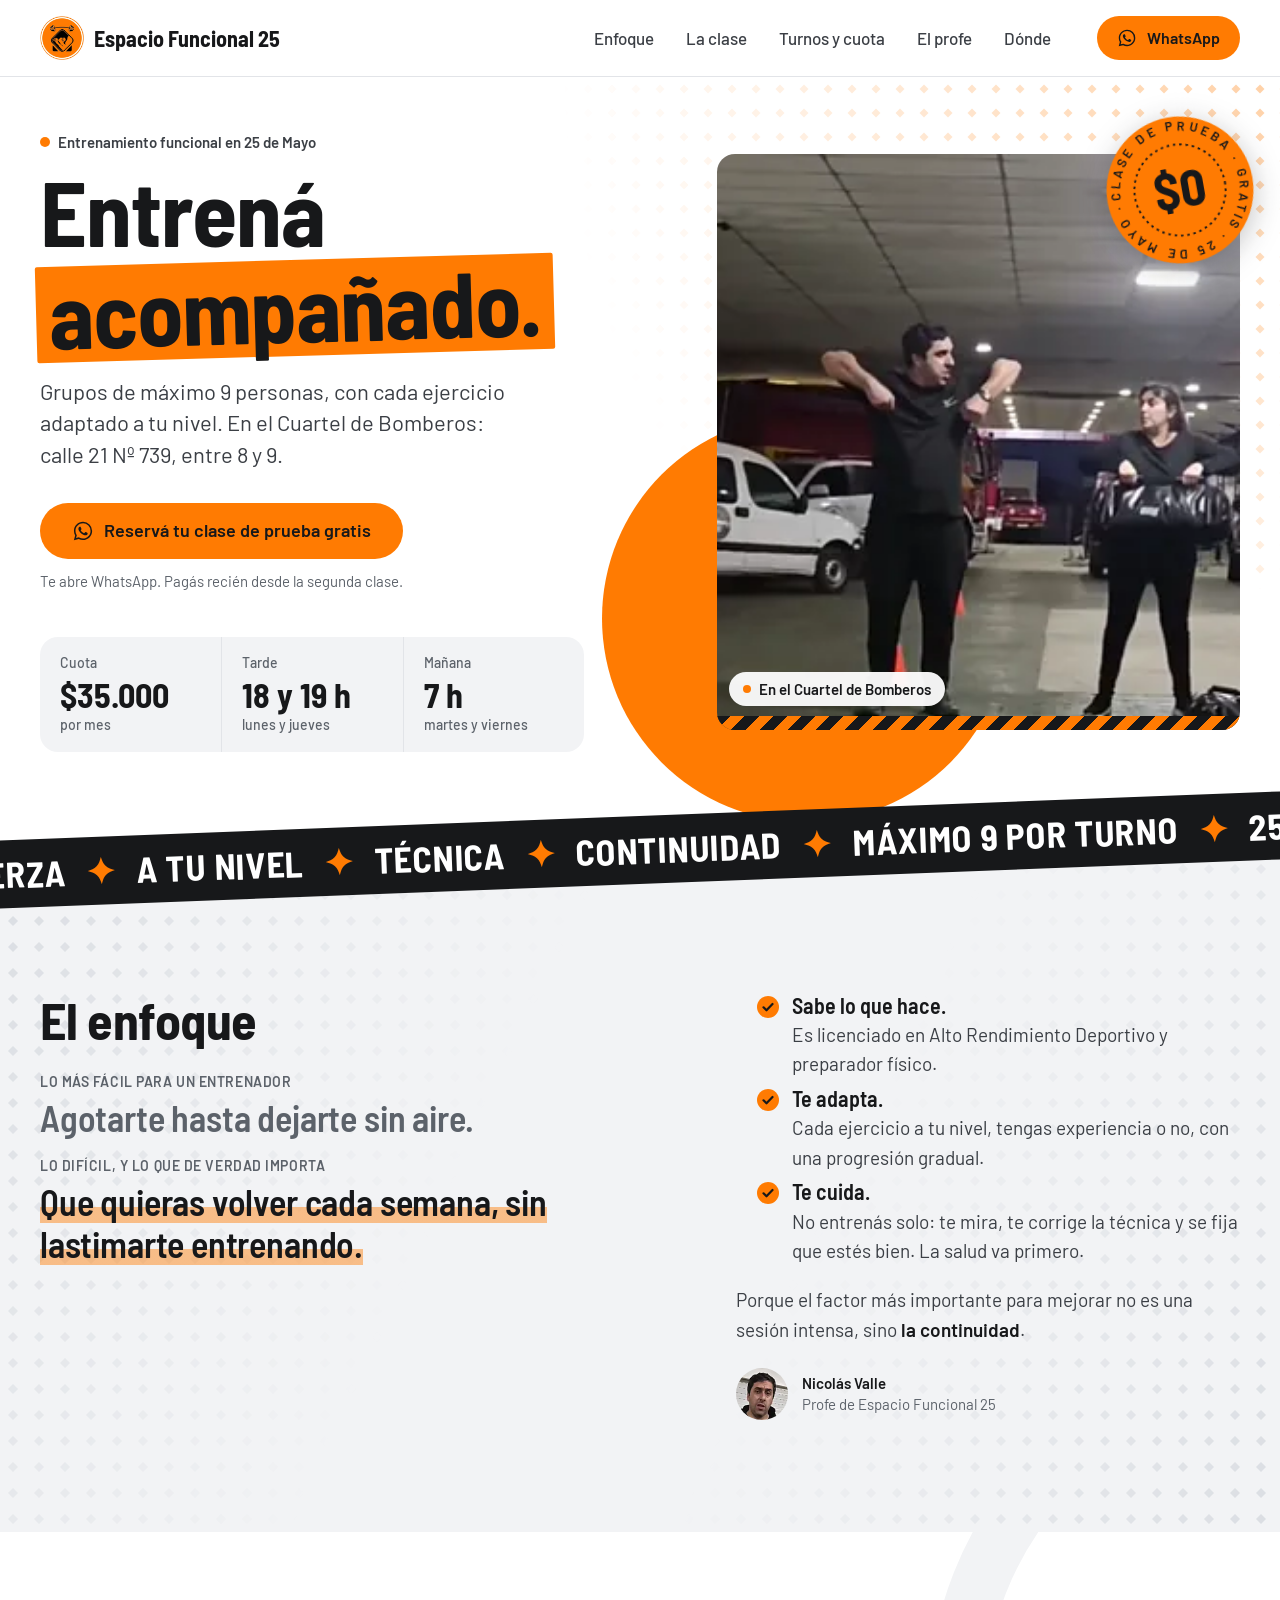
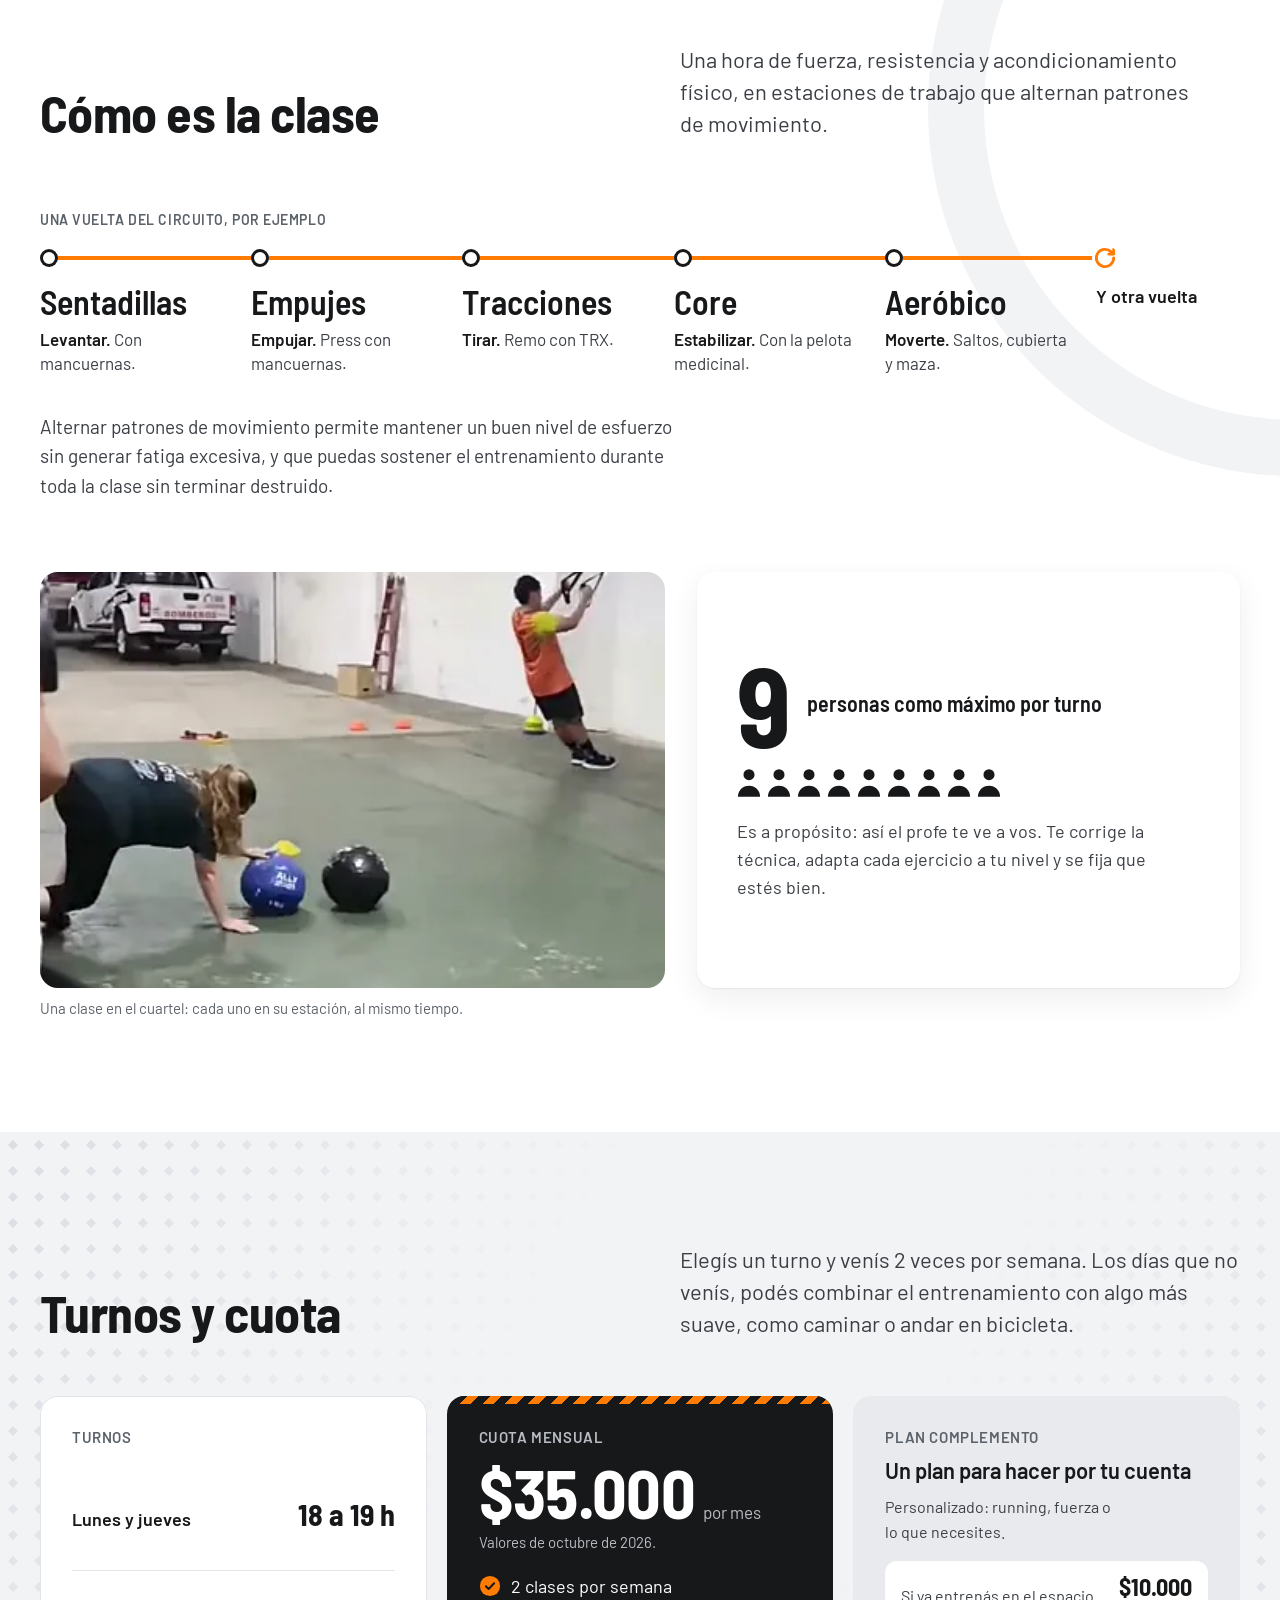
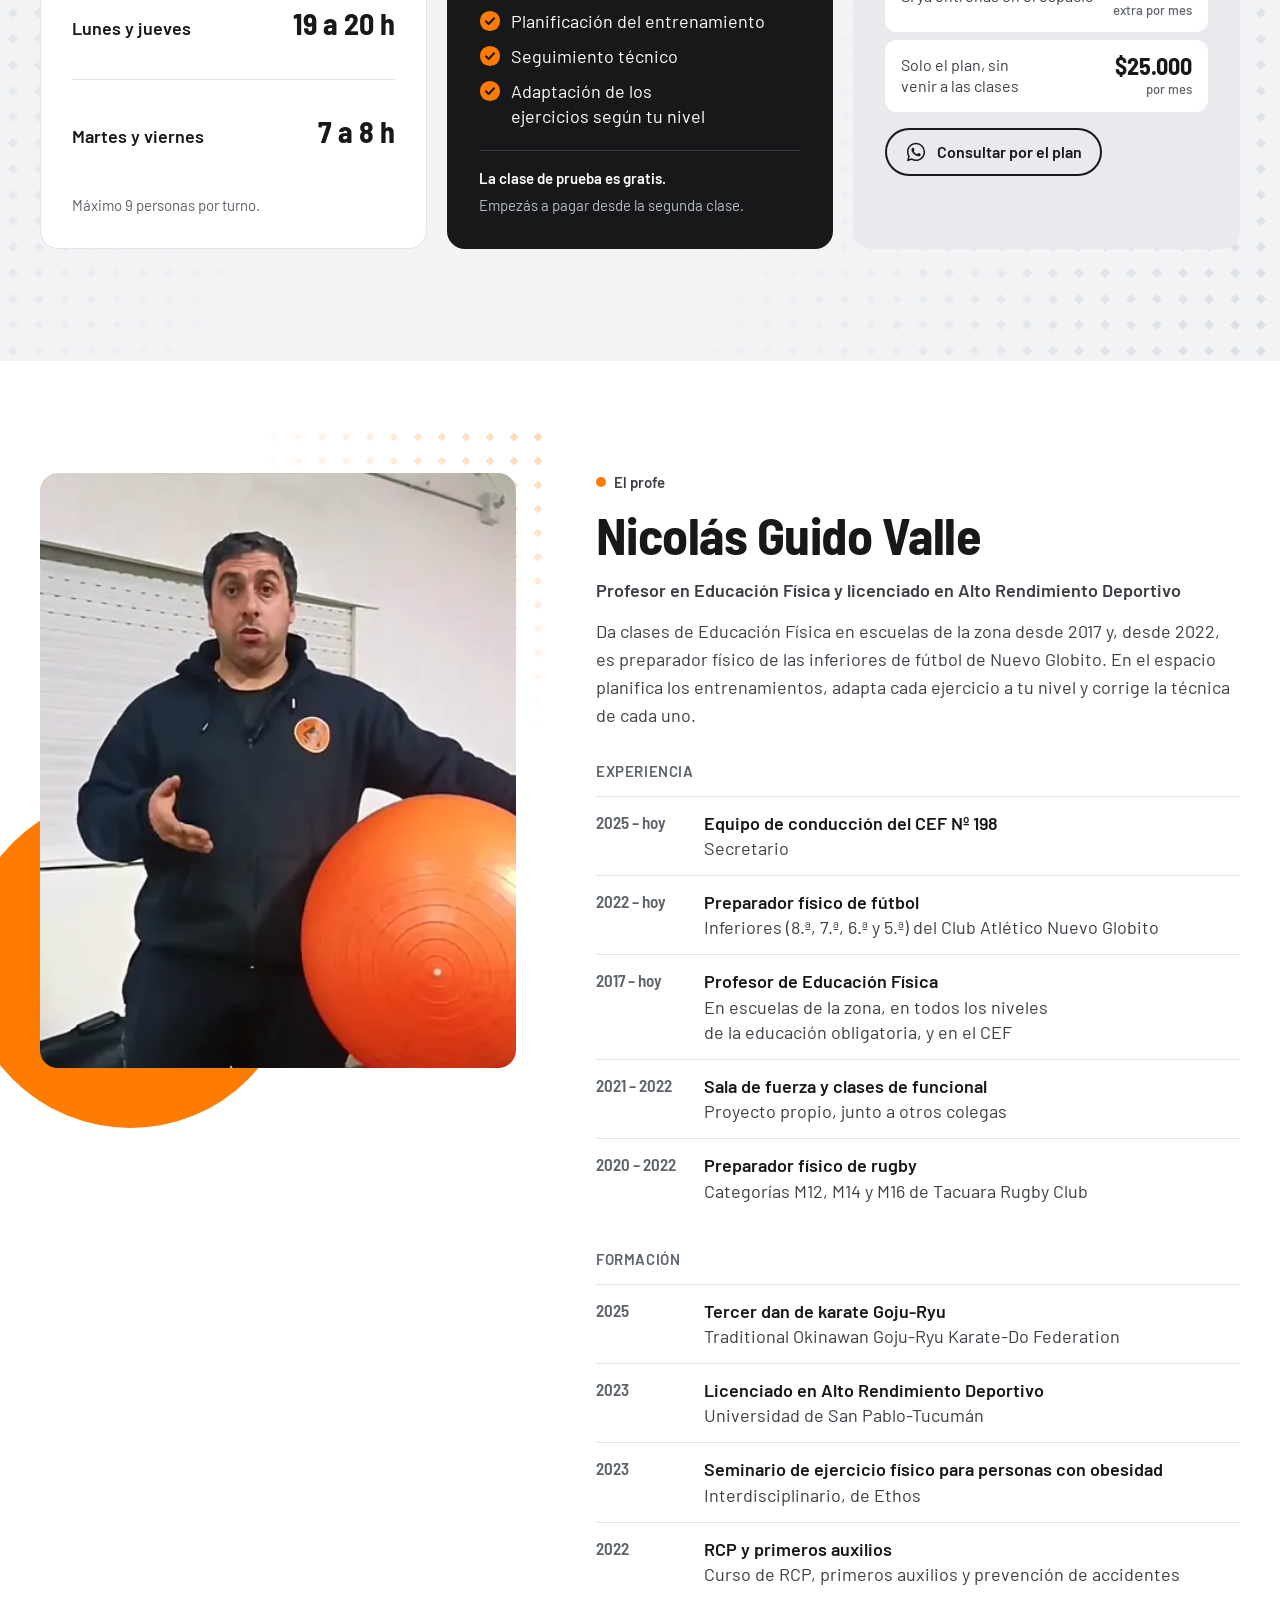
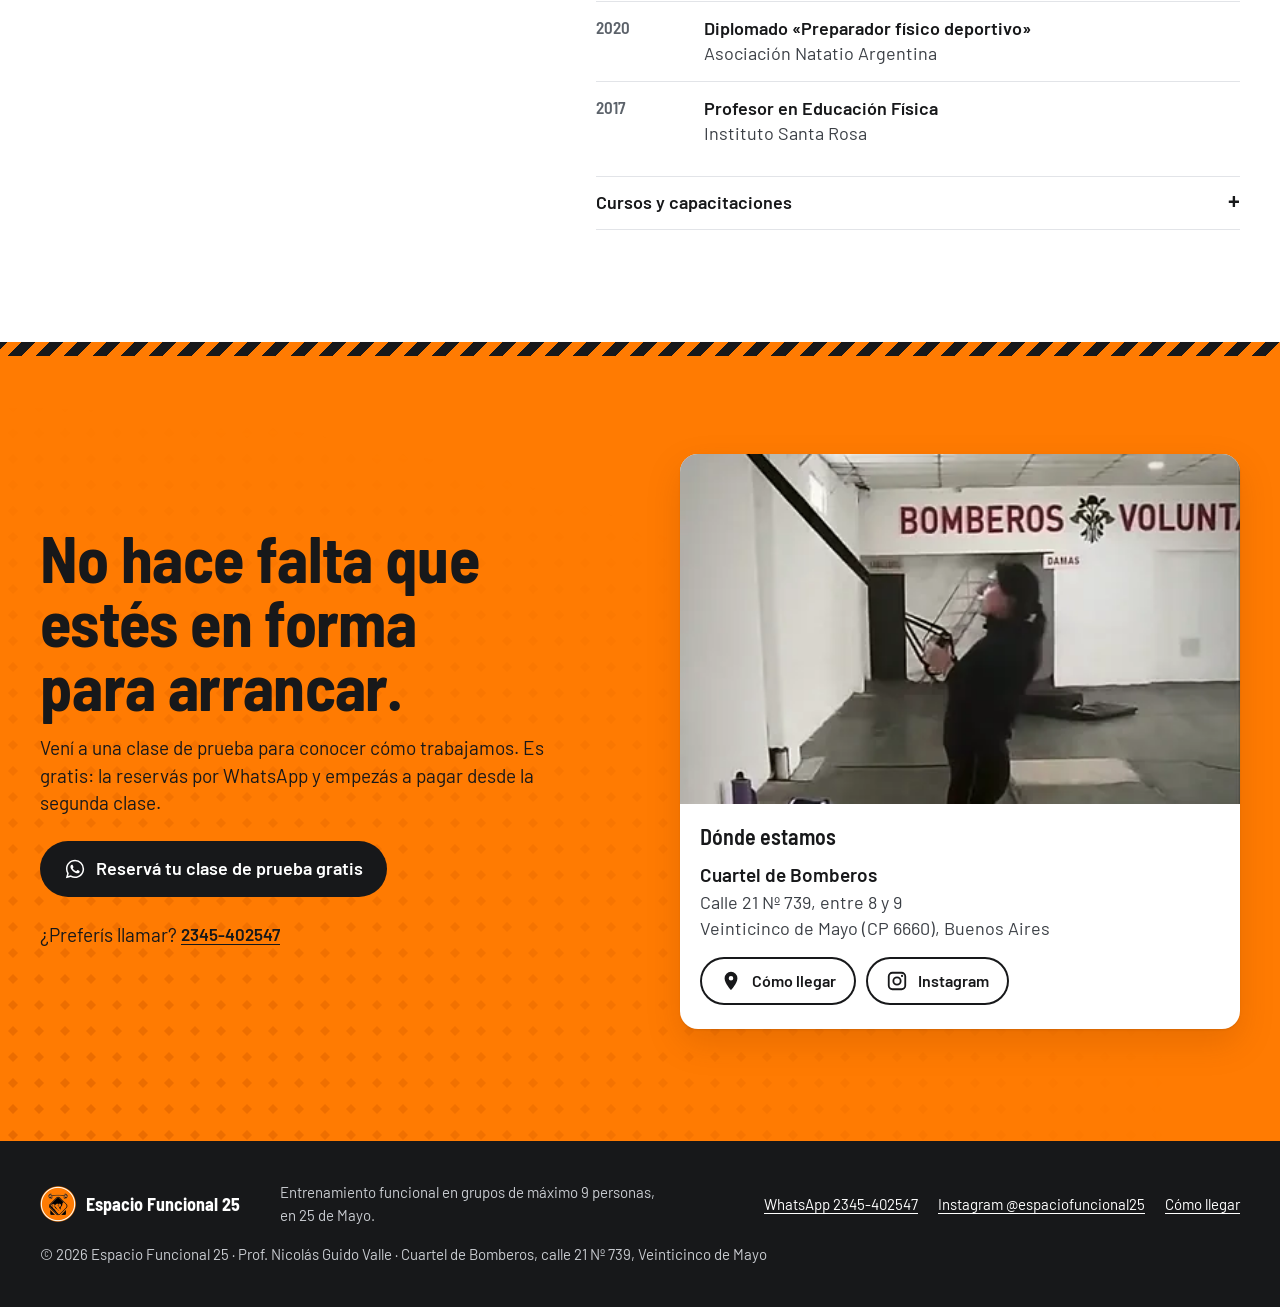
<file: index.html>
<!doctype html>
<html lang="es-AR">
<head>
<meta charset="utf-8">
<meta name="viewport" content="width=device-width, initial-scale=1">
<title>Entrenamiento funcional en 25 de Mayo | Espacio Funcional 25</title>
<meta name="description" content="Entrenamiento funcional en grupos de máximo 9 personas, en el Cuartel de Bomberos de 25 de Mayo. La clase de prueba es gratis: reservala por WhatsApp.">
<meta name="theme-color" content="#FFFFFF">
<!-- dominio: el mismo en canonical, og:url, og:image, JSON-LD, robots.txt y sitemap.xml (ver README) -->
<link rel="canonical" href="https://espaciofuncional25.com/">
<meta property="og:type" content="website">
<meta property="og:locale" content="es_AR">
<meta property="og:site_name" content="Espacio Funcional 25">
<meta property="og:title" content="Espacio Funcional 25 · Entrenamiento funcional en 25 de Mayo">
<meta property="og:description" content="Grupos de máximo 9 personas en el Cuartel de Bomberos, con el Prof. Nicolás Valle. La clase de prueba es gratis: reservala por WhatsApp.">
<meta property="og:url" content="https://espaciofuncional25.com/">
<meta property="og:image" content="https://espaciofuncional25.com/assets/img/og.jpg">
<meta property="og:image:width" content="1200">
<meta property="og:image:height" content="630">
<meta property="og:image:alt" content="Logo de Espacio Funcional 25 con el texto «Entrenamiento funcional en 25 de Mayo» y «Clase de prueba gratis», junto a una foto de una clase en el Cuartel de Bomberos.">
<meta name="twitter:card" content="summary_large_image">
<link rel="icon" href="favicon.ico" sizes="any">
<link rel="icon" type="image/png" sizes="32x32" href="assets/img/favicon-32.png">
<link rel="apple-touch-icon" href="assets/img/apple-touch-icon.png">
<link rel="preload" href="assets/fonts/barlow-sc-700.woff2" as="font" type="font/woff2" crossorigin>
<link rel="stylesheet" href="css/style.css">
<script type="application/ld+json" id="datos-negocio">
{
  "@context": "https://schema.org",
  "@type": "ExerciseGym",
  "@id": "https://espaciofuncional25.com/#espacio",
  "name": "Espacio Funcional 25",
  "description": "Entrenamiento funcional en grupos de máximo 9 personas, en el Cuartel de Bomberos de 25 de Mayo, con el Prof. Nicolás Guido Valle.",
  "url": "https://espaciofuncional25.com/",
  "image": "https://espaciofuncional25.com/assets/img/og.jpg",
  "logo": "https://espaciofuncional25.com/assets/img/logo-120.png",
  "telephone": "+54 9 2345 40-2547",
  "address": {
    "@type": "PostalAddress",
    "streetAddress": "Calle 21 739",
    "addressLocality": "Veinticinco de Mayo",
    "addressRegion": "Buenos Aires",
    "postalCode": "6660",
    "addressCountry": "AR"
  },
  "geo": { "@type": "GeoCoordinates", "latitude": -35.4387213, "longitude": -60.1711055 },
  "hasMap": "https://maps.google.com/?cid=8828057531265068567",
  "openingHoursSpecification": [
    { "@type": "OpeningHoursSpecification", "dayOfWeek": ["https://schema.org/Monday", "https://schema.org/Thursday"], "opens": "18:00", "closes": "20:00" },
    { "@type": "OpeningHoursSpecification", "dayOfWeek": ["https://schema.org/Tuesday", "https://schema.org/Friday"], "opens": "07:00", "closes": "08:00" }
  ],
  "sameAs": ["https://www.instagram.com/espaciofuncional25/"]
}
</script>
</head>
<body>
<a class="saltar" href="#contenido">Ir al contenido</a>

<svg width="0" height="0" style="position:absolute" aria-hidden="true" focusable="false">
  <symbol id="i-wa" viewBox="0 0 24 24"><path fill="currentColor" d="M12.04 2C6.58 2 2.13 6.45 2.13 11.91c0 1.75.46 3.45 1.32 4.95L2.05 22l5.25-1.38a9.9 9.9 0 0 0 4.74 1.21h.01c5.46 0 9.91-4.45 9.91-9.91A9.9 9.9 0 0 0 12.04 2Zm0 18.15h-.01a8.2 8.2 0 0 1-4.19-1.15l-.3-.18-3.12.82.83-3.04-.2-.31a8.2 8.2 0 0 1-1.26-4.38c0-4.54 3.7-8.23 8.25-8.23a8.23 8.23 0 0 1 8.23 8.24c0 4.54-3.7 8.23-8.23 8.23Zm4.52-6.16c-.25-.12-1.46-.72-1.69-.81-.23-.08-.39-.12-.56.13-.16.24-.64.8-.78.97-.14.16-.29.18-.54.06-.25-.12-1.05-.39-1.99-1.23-.74-.66-1.23-1.47-1.38-1.72-.14-.25-.02-.38.11-.5.11-.11.25-.29.37-.43.12-.15.16-.25.25-.41.08-.17.04-.31-.02-.43-.06-.13-.56-1.34-.76-1.84-.2-.48-.41-.42-.56-.42h-.48c-.17 0-.43.06-.66.31-.22.25-.86.85-.86 2.07 0 1.22.89 2.4 1.01 2.56.12.17 1.75 2.67 4.23 3.74.59.26 1.05.41 1.41.52.59.19 1.13.16 1.56.1.48-.07 1.46-.6 1.67-1.18.2-.58.2-1.07.14-1.18-.06-.1-.22-.16-.47-.28Z"/></symbol>
  <symbol id="i-menu" viewBox="0 0 24 24"><path fill="none" stroke="currentColor" stroke-width="2" stroke-linecap="round" d="M4 8h16M4 16h16"/></symbol>
  <symbol id="i-cerrar" viewBox="0 0 24 24"><path fill="none" stroke="currentColor" stroke-width="2" stroke-linecap="round" d="m6 6 12 12M18 6 6 18"/></symbol>
  <symbol id="i-ok" viewBox="0 0 24 24"><circle cx="12" cy="12" r="11" fill="currentColor"/><path fill="none" stroke="#17181A" stroke-width="2.2" stroke-linecap="round" stroke-linejoin="round" d="m7.5 12.3 3 3 6-6.3"/></symbol>
  <symbol id="i-pin" viewBox="0 0 24 24"><path fill="currentColor" d="M12 2a7 7 0 0 0-7 7c0 5.25 7 13 7 13s7-7.75 7-13a7 7 0 0 0-7-7Zm0 9.5A2.5 2.5 0 1 1 12 6.5a2.5 2.5 0 0 1 0 5Z"/></symbol>
  <symbol id="i-ig" viewBox="0 0 24 24"><path fill="none" stroke="currentColor" stroke-width="2" d="M7 3h10a4 4 0 0 1 4 4v10a4 4 0 0 1-4 4H7a4 4 0 0 1-4-4V7a4 4 0 0 1 4-4Z"/><circle cx="12" cy="12" r="4" fill="none" stroke="currentColor" stroke-width="2"/><circle cx="17.5" cy="6.5" r="1.2" fill="currentColor"/></symbol>
  <symbol id="i-vuelta" viewBox="0 0 24 24"><path fill="none" stroke="currentColor" stroke-width="2.6" stroke-linecap="round" stroke-linejoin="round" d="M20 12a8 8 0 1 1-2.34-5.66M20 4v4.5h-4.5"/></symbol>
  <symbol id="i-persona" viewBox="0 0 26 32"><circle cx="13" cy="7" r="6"/><path d="M1 31c0-7.2 5.4-12 12-12s12 4.8 12 12Z"/></symbol>
</svg>

<header class="cabecera" id="cabecera">
  <div class="contenedor">
    <a class="marca" href="#contenido">
      <img src="assets/img/logo-80.webp" srcset="assets/img/logo-80.webp 2x, assets/img/logo-120.webp 3x" alt="" width="40" height="40">
      <span>Espacio Funcional 25</span>
    </a>
    <!-- los dos botones del celular van antes del menú que abren: así el Tab y el lector entran al menú después del botón -->
    <a class="icono-boton icono-boton--naranja" href="https://wa.me/5492345402547?text=Hola%2C%20Nicol%C3%A1s.%20Vi%20la%20p%C3%A1gina%20de%20Espacio%20Funcional%2025%20y%20quiero%20reservar%20la%20clase%20de%20prueba%20gratis.%20%C2%BFQu%C3%A9%20turno%20ten%C3%A9s%20libre%3F" aria-label="Escribir por WhatsApp"><svg aria-hidden="true" focusable="false"><use href="#i-wa"/></svg></a>
    <button class="icono-boton menu-boton" type="button" aria-controls="menu" aria-expanded="false" aria-label="Abrir el menú">
      <svg class="abrir" aria-hidden="true" focusable="false"><use href="#i-menu"/></svg>
      <svg class="cerrar" aria-hidden="true" focusable="false"><use href="#i-cerrar"/></svg>
    </button>
    <nav class="menu" id="menu" aria-label="Secciones">
      <ul>
        <li><a href="#enfoque">Enfoque</a></li>
        <li><a href="#clase">La clase</a></li>
        <li><a href="#turnos">Turnos y cuota</a></li>
        <li><a href="#profe">El profe</a></li>
        <li><a href="#donde">Dónde</a></li>
      </ul>
      <a class="boton boton--naranja boton--ancho" href="https://wa.me/5492345402547?text=Hola%2C%20Nicol%C3%A1s.%20Vi%20la%20p%C3%A1gina%20de%20Espacio%20Funcional%2025%20y%20quiero%20reservar%20la%20clase%20de%20prueba%20gratis.%20%C2%BFQu%C3%A9%20turno%20ten%C3%A9s%20libre%3F"><svg aria-hidden="true" focusable="false"><use href="#i-wa"/></svg>Reservá tu clase de prueba gratis</a>
    </nav>
    <a class="boton boton--naranja cabecera-wa" href="https://wa.me/5492345402547?text=Hola%2C%20Nicol%C3%A1s.%20Vi%20la%20p%C3%A1gina%20de%20Espacio%20Funcional%2025%20y%20quiero%20reservar%20la%20clase%20de%20prueba%20gratis.%20%C2%BFQu%C3%A9%20turno%20ten%C3%A9s%20libre%3F"><svg aria-hidden="true" focusable="false"><use href="#i-wa"/></svg>WhatsApp</a>
  </div>
</header>

<main id="contenido">

  <!-- portada -->
  <section class="portada" aria-labelledby="titular">
    <div class="contenedor">
      <div class="portada-texto">
        <h1 class="h1" id="titular"><span class="antetitulo">Entrenamiento funcional en 25 de Mayo<span class="sr-only">.</span></span> Entrená <span class="cinta">acompañado.</span></h1>
        <p class="bajada">Grupos de máximo 9&nbsp;personas, con cada ejercicio adaptado a tu nivel. En el Cuartel de Bomberos: <span class="nowrap">calle 21 Nº 739</span>, <span class="nowrap">entre 8 y 9.</span></p>
        <div class="portada-acciones">
          <a class="boton boton--naranja boton--ancho" id="cta-portada" href="https://wa.me/5492345402547?text=Hola%2C%20Nicol%C3%A1s.%20Vi%20la%20p%C3%A1gina%20de%20Espacio%20Funcional%2025%20y%20quiero%20reservar%20la%20clase%20de%20prueba%20gratis.%20%C2%BFQu%C3%A9%20turno%20ten%C3%A9s%20libre%3F"><svg aria-hidden="true" focusable="false"><use href="#i-wa"/></svg>Reservá tu clase de prueba gratis</a>
          <p class="chico">Te abre WhatsApp. Pagás recién desde la segunda clase.</p>
        </div>
        <dl class="datos">
          <div class="dato"><dt>Cuota</dt><dd><a href="#turnos" data-copia="cuota">Ver</a><small data-copia="cuota-unidad">más abajo</small></dd></div>
          <div class="dato"><dt>Tarde</dt><dd>18 y 19&nbsp;h<small>lunes y jueves</small></dd></div>
          <div class="dato"><dt>Mañana</dt><dd>7&nbsp;h<small>martes y viernes</small></dd></div>
        </dl>
      </div>
      <figure class="portada-foto">
        <svg class="sello" viewBox="0 0 120 120" aria-hidden="true" focusable="false">
          <defs><path id="sello-c" d="M60 60m-47 0a47 47 0 1 1 94 0a47 47 0 1 1-94 0"/></defs>
          <circle class="sello-disco" cx="60" cy="60" r="58"/>
          <circle class="sello-borde" cx="60" cy="60" r="36"/>
          <text class="sello-txt"><textPath href="#sello-c" textLength="290" lengthAdjust="spacing">CLASE DE PRUEBA · GRATIS · 25 DE MAYO ·</textPath></text>
          <text class="sello-num" x="60" y="74" text-anchor="middle">$0</text>
        </svg>
        <div class="marco">
          <picture>
            <source media="(min-width: 64em)" srcset="assets/img/portada-compu-480.webp 480w, assets/img/portada-compu-640.webp 640w" sizes="(min-width: 80em) 33rem, 40vw" width="640" height="800">
            <img src="assets/img/portada-movil-716.webp" srcset="assets/img/portada-movil-400.webp 400w, assets/img/portada-movil-716.webp 716w" sizes="(min-width: 37.5em) calc(100vw - 3rem), calc(100vw - 2rem)" width="716" height="537" fetchpriority="high" alt="Nicolás Valle le muestra un ejercicio a una alumna en el Cuartel de Bomberos, con las autobombas estacionadas atrás.">
          </picture>
          <div class="chevron"></div>
        </div>
        <figcaption class="etiqueta-foto">En el Cuartel de Bomberos</figcaption>
      </figure>
    </div>
  </section>

  <div class="banda" aria-hidden="true">
    <div class="banda-giro"><div class="banda-tira">
      <span>Fuerza</span><b>✦</b><span>A tu nivel</span><b>✦</b><span>Técnica</span><b>✦</b><span>Continuidad</span><b>✦</b><span>Máximo 9 por turno</span><b>✦</b><span>25 de Mayo</span><b>✦</b>
      <span>Fuerza</span><b>✦</b><span>A tu nivel</span><b>✦</b><span>Técnica</span><b>✦</b><span>Continuidad</span><b>✦</b><span>Máximo 9 por turno</span><b>✦</b><span>25 de Mayo</span><b>✦</b>
    </div></div>
  </div>

  <!-- el enfoque -->
  <section class="seccion seccion--niebla" id="enfoque" aria-labelledby="enfoque-t">
    <div class="contenedor enfoque">
      <div>
        <h2 class="h2" id="enfoque-t">El enfoque</h2>
        <div class="contraste">
          <p class="facil"><small>Lo más fácil para un entrenador</small>Agotarte hasta dejarte sin aire.</p>
          <p class="importa"><small>Lo difícil, y lo que de verdad importa</small><mark>Que quieras volver cada semana, sin lastimarte entrenando.</mark></p>
        </div>
      </div>
      <div class="enfoque-texto">
        <ul class="promesas" role="list">
          <li><svg aria-hidden="true" focusable="false"><use href="#i-ok"/></svg><p><b>Sabe lo que hace.</b>Es licenciado en Alto Rendimiento Deportivo y preparador físico.</p></li>
          <li><svg aria-hidden="true" focusable="false"><use href="#i-ok"/></svg><p><b>Te adapta.</b>Cada ejercicio a tu nivel, tengas experiencia o no, con una progresión gradual.</p></li>
          <li><svg aria-hidden="true" focusable="false"><use href="#i-ok"/></svg><p><b>Te cuida.</b>No entrenás solo: te mira, te corrige la técnica y se fija que estés bien. La salud va primero.</p></li>
        </ul>
        <p>Porque el factor más importante para mejorar no es una sesión intensa, sino <strong>la continuidad</strong>.</p>
        <div class="firma">
          <img src="assets/img/avatar-104.webp" srcset="assets/img/avatar-104.webp 104w, assets/img/avatar-156.webp 156w" sizes="52px" alt="" width="52" height="52" loading="lazy" decoding="async">
          <p class="chico"><b>Nicolás Valle</b>Profe de Espacio Funcional 25</p>
        </div>
      </div>
    </div>
  </section>

  <!-- cómo es la clase -->
  <section class="seccion" id="clase" aria-labelledby="clase-t">
    <div class="contenedor">
      <div class="clase-cabeza">
        <h2 class="h2" id="clase-t">Cómo es la clase</h2>
        <p class="bajada">Una hora de fuerza, resistencia y acondicionamiento físico, en estaciones de trabajo que alternan patrones de movimiento.</p>
      </div>
      <div class="clase-grilla">
        <div>
          <p class="pista-titulo" id="pista-t">Una vuelta del circuito, por ejemplo</p>
          <ol class="pista" role="list" aria-labelledby="pista-t">
            <li><i class="corredor" aria-hidden="true"></i><b>Sentadillas</b><span><strong>Levantar.</strong> Con mancuernas.</span></li>
            <li><b>Empujes</b><span><strong>Empujar.</strong> Press con mancuernas.</span></li>
            <li><b>Tracciones</b><span><strong>Tirar.</strong> Remo con TRX.</span></li>
            <li><b>Core</b><span><strong>Estabilizar.</strong> Con la pelota medicinal.</span></li>
            <li><b>Aeróbico</b><span><strong>Moverte.</strong> Saltos, cubierta y maza.</span></li>
            <li class="vuelta"><svg aria-hidden="true" focusable="false"><use href="#i-vuelta"/></svg><p>Y otra vuelta</p></li>
          </ol>
          <p class="por-que">Alternar patrones de movimiento permite mantener un buen nivel de esfuerzo sin generar fatiga excesiva, y que puedas sostener el entrenamiento durante toda la clase sin terminar destruido.</p>
        </div>
        <div class="clase-lado">
          <figure class="clase-foto">
            <img src="assets/img/clase-568.webp" srcset="assets/img/clase-400.webp 400w, assets/img/clase-568.webp 568w" sizes="(min-width: 80em) 39rem, (min-width: 64em) calc(53.5vw - 3.75rem), (min-width: 37.5em) calc(100vw - 3rem), calc(100vw - 2rem)" width="568" height="426" alt="Una clase en el cuartel: un alumno hace remo con TRX contra la pared y una alumna, en cuatro apoyos, apoya una mano sobre una pelota medicinal. Atrás se ve una camioneta de Bomberos." loading="lazy" decoding="async">
            <figcaption class="chico">Una clase en el cuartel: cada uno en su estación, al mismo tiempo.</figcaption>
          </figure>
          <div class="cupo">
            <div class="cupo-num"><strong>9</strong><span>personas como máximo por turno</span></div>
            <div class="personas" aria-hidden="true">
              <svg focusable="false"><use href="#i-persona"/></svg><svg focusable="false"><use href="#i-persona"/></svg><svg focusable="false"><use href="#i-persona"/></svg><svg focusable="false"><use href="#i-persona"/></svg><svg focusable="false"><use href="#i-persona"/></svg><svg focusable="false"><use href="#i-persona"/></svg><svg focusable="false"><use href="#i-persona"/></svg><svg focusable="false"><use href="#i-persona"/></svg><svg focusable="false"><use href="#i-persona"/></svg>
            </div>
            <p>Es a propósito: así el profe te ve a vos. Te corrige la técnica, adapta cada ejercicio a tu nivel y se fija que estés bien.</p>
          </div>
        </div>
      </div>
    </div>
  </section>

  <!-- turnos y cuota: los precios están acá y en ningún otro lugar del código -->
  <section class="seccion seccion--niebla" id="turnos" aria-labelledby="turnos-t">
    <div class="contenedor">
      <div class="turnos-cabeza">
        <h2 class="h2" id="turnos-t">Turnos y cuota</h2>
        <p class="bajada">Elegís un turno y venís 2 veces por semana. Los días que no venís, podés combinar el entrenamiento con algo más suave, como caminar o andar en bicicleta.</p>
      </div>
      <div class="cuota-grilla">
        <div class="tarjeta tarjeta--blanca">
          <h3 class="tarjeta-titulo">Turnos</h3>
          <ul class="horarios">
            <li><span class="dias">Lunes y jueves</span><span class="hora">18 a 19 h</span></li>
            <li><span class="dias">Lunes y jueves</span><span class="hora">19 a 20 h</span></li>
            <li><span class="dias">Martes y viernes</span><span class="hora">7 a 8 h</span></li>
          </ul>
          <p class="chico horarios-nota">Máximo 9 personas por turno.</p>
        </div>
        <div class="tarjeta tarjeta--tinta" id="cuota-mensual">
          <h3 class="tarjeta-titulo">Cuota mensual</h3>
          <p class="precio"><strong id="precio-cuota">$35.000</strong><span>por mes</span></p>
          <p class="chico precio-nota">Valores de <span id="precio-vigencia" data-desde="2026-10-01">octubre de 2026</span>.</p>
          <ul class="incluye">
            <li><svg aria-hidden="true" focusable="false"><use href="#i-ok"/></svg>2 clases por semana</li>
            <li><svg aria-hidden="true" focusable="false"><use href="#i-ok"/></svg>Planificación del entrenamiento</li>
            <li><svg aria-hidden="true" focusable="false"><use href="#i-ok"/></svg>Seguimiento técnico</li>
            <li><svg aria-hidden="true" focusable="false"><use href="#i-ok"/></svg>Adaptación de los ejercicios según tu nivel</li>
          </ul>
          <p class="vigencia"><strong>La clase de prueba es gratis.</strong>Empezás a pagar desde la segunda clase.</p>
        </div>
        <div class="tarjeta tarjeta--gris">
          <h3 class="tarjeta-titulo">Plan complemento</h3>
          <p class="h3">Un plan para hacer por tu cuenta</p>
          <p class="complemento-texto">Personalizado: running, fuerza o <span class="nowrap">lo que necesites</span>.</p>
          <dl class="complemento-precios">
            <div><dt>Si ya entrenás en el espacio</dt><dd><span id="precio-complemento">$10.000</span><small>extra por mes</small></dd></div>
            <div><dt>Solo el plan, sin venir a las clases</dt><dd><span id="precio-solo-plan">$25.000</span><small>por mes</small></dd></div>
          </dl>
          <a class="boton boton--borde" href="https://wa.me/5492345402547?text=Hola%2C%20Nicol%C3%A1s.%20Vi%20la%20p%C3%A1gina%20de%20Espacio%20Funcional%2025%20y%20quiero%20consultar%20por%20el%20plan%20complemento."><svg aria-hidden="true" focusable="false"><use href="#i-wa"/></svg>Consultar por el plan</a>
        </div>
      </div>
    </div>
  </section>

  <!-- el profe -->
  <section class="seccion" id="profe" aria-labelledby="profe-t">
    <div class="contenedor profe">
      <figure class="profe-foto">
        <img src="assets/img/profe-596.webp" srcset="assets/img/profe-400.webp 400w, assets/img/profe-596.webp 596w" sizes="(min-width: 80em) 30rem, (min-width: 64em) calc(42.5vw - 4.25rem), (min-width: 37.5em) calc(100vw - 3rem), calc(100vw - 2rem)" width="596" height="745" alt="Nicolás Valle con el buzo de Espacio Funcional 25 y una pelota de ejercicio naranja, en el cuartel." loading="lazy" decoding="async">
      </figure>
      <div class="profe-texto">
        <p class="antetitulo">El profe</p>
        <h2 class="h2" id="profe-t">Nicolás Guido Valle</h2>
        <p class="profe-rol">Profesor en Educación Física y licenciado en Alto Rendimiento Deportivo</p>
        <p class="profe-bio">Da clases de Educación Física en escuelas de la zona desde 2017 y, desde 2022, es preparador físico de las inferiores de fútbol de Nuevo Globito. En el espacio planifica los entrenamientos, adapta cada ejercicio a tu nivel y corrige la técnica de cada uno.</p>

        <h3 class="tarjeta-titulo trayectoria-titulo">Experiencia</h3>
        <dl class="trayectoria">
          <div><dt>2025 – hoy</dt><dd><b>Equipo de conducción del <span class="nowrap">CEF Nº&nbsp;198</span></b>Secretario</dd></div>
          <div><dt>2022 – hoy</dt><dd><b>Preparador físico de fútbol</b>Inferiores (8.ª, 7.ª, 6.ª y 5.ª) del Club Atlético Nuevo Globito</dd></div>
          <div><dt>2017 – hoy</dt><dd><b>Profesor de Educación Física</b>En escuelas de la zona, en todos los niveles de la educación obligatoria, y en el CEF</dd></div>
          <div><dt>2021 – 2022</dt><dd><b>Sala de fuerza y clases de funcional</b>Proyecto propio, junto a otros colegas</dd></div>
          <div><dt>2020 – 2022</dt><dd><b>Preparador físico de rugby</b>Categorías M12, M14 y M16 de Tacuara Rugby Club</dd></div>
        </dl>

        <h3 class="tarjeta-titulo trayectoria-titulo">Formación</h3>
        <dl class="trayectoria">
          <div><dt>2025</dt><dd><b>Tercer dan de karate <span class="nowrap">Goju-Ryu</span></b>Traditional Okinawan <span class="nowrap">Goju-Ryu</span> <span class="nowrap">Karate-Do</span> Federation</dd></div>
          <div><dt>2023</dt><dd><b>Licenciado en Alto Rendimiento Deportivo</b>Universidad de <span class="nowrap">San Pablo-Tucumán</span></dd></div>
          <div><dt>2023</dt><dd><b>Seminario de ejercicio físico para personas con obesidad</b>Interdisciplinario, de Ethos</dd></div>
          <div><dt>2022</dt><dd><b>RCP y primeros auxilios</b>Curso de RCP, primeros auxilios y prevención de accidentes</dd></div>
          <div><dt>2020</dt><dd><b>Diplomado «Preparador físico deportivo»</b>Asociación Natatio Argentina</dd></div>
          <div><dt>2017</dt><dd><b>Profesor en Educación Física</b>Instituto Santa Rosa</dd></div>
        </dl>

        <details class="cursos">
          <summary>Cursos y capacitaciones<span class="signo" aria-hidden="true"></span></summary>
          <ul>
            <li>Maestros del progreso, Corporal Kinesis (2024)</li>
            <li>Taller de pretemporada de fútbol, Torque (2024)</li>
            <li>Destrezas del movimiento, Emiliano Gonzalez (2023)</li>
            <li>Preparación física de fútbol infantojuvenil, Yo&nbsp;Sé (2023)</li>
            <li>HIIT: evaluación y programación del entrenamiento en deportes de equipo, Pablo Añon (2022)</li>
            <li>Bases del entrenamiento de velocidad para deportes de equipo, Pablo Añon (2022)</li>
            <li>Entrenamiento intermitente, Cantidad de Calidad (2020)</li>
            <li>Sistemas de entrenamiento, Cantidad de Calidad (2020)</li>
            <li>Preparación física para deportes de contacto, IFE (2020)</li>
            <li>Conmoción cerebral, Unión Argentina de Rugby (2019)</li>
            <li>Educación alimentaria I, Universidad Atlántida Argentina (2019)</li>
          </ul>
        </details>
      </div>
    </div>
  </section>

  <!-- clase de prueba y dónde estamos -->
  <section class="seccion final" id="prueba" aria-labelledby="prueba-t">
    <div class="contenedor final-grilla">
      <div class="final-texto">
        <h2 class="h2" id="prueba-t">No hace falta que estés en forma para arrancar.</h2>
        <p>Vení a una clase de prueba para conocer cómo trabajamos. Es gratis: la reservás por WhatsApp y empezás a pagar desde la segunda clase.</p>
        <div><a class="boton boton--tinta" id="cta-final" href="https://wa.me/5492345402547?text=Hola%2C%20Nicol%C3%A1s.%20Vi%20la%20p%C3%A1gina%20de%20Espacio%20Funcional%2025%20y%20quiero%20reservar%20la%20clase%20de%20prueba%20gratis.%20%C2%BFQu%C3%A9%20turno%20ten%C3%A9s%20libre%3F"><svg aria-hidden="true" focusable="false"><use href="#i-wa"/></svg>Reservá tu clase de prueba gratis</a></div>
        <p class="chico">¿Preferís llamar? <a class="enlace" href="tel:+5492345402547">2345-402547</a></p>
      </div>
      <div class="lugar" id="donde">
        <img src="assets/img/donde-716.webp" srcset="assets/img/donde-400.webp 400w, assets/img/donde-716.webp 716w" sizes="(min-width: 80em) 35rem, (min-width: 64em) calc(50vw - 5rem), (min-width: 37.5em) calc(100vw - 3rem), calc(100vw - 2rem)" width="716" height="448" alt="Una alumna hace remo con TRX en el salón del cuartel, debajo del letrero de Bomberos Voluntarios." loading="lazy" decoding="async">
        <div class="lugar-texto">
          <h3 class="h3">Dónde estamos</h3>
          <address><b>Cuartel de Bomberos</b>Calle 21 Nº 739, entre 8 y 9<br>Veinticinco de Mayo (CP&nbsp;6660), Buenos&nbsp;Aires</address>
          <div class="lugar-acciones">
            <a class="boton boton--borde" href="https://www.google.com/maps/dir/?api=1&amp;destination=-35.4387213%2C-60.1711055" rel="noopener"><svg aria-hidden="true" focusable="false"><use href="#i-pin"/></svg>Cómo llegar</a>
            <a class="boton boton--borde" href="https://www.instagram.com/espaciofuncional25/" rel="noopener"><svg aria-hidden="true" focusable="false"><use href="#i-ig"/></svg>Instagram</a>
          </div>
        </div>
      </div>
    </div>
  </section>
</main>

<footer class="pie">
  <div class="contenedor">
    <p class="pie-marca"><img src="assets/img/logo-72.webp" alt="" width="36" height="36" loading="lazy" decoding="async">Espacio Funcional 25</p>
    <p>Entrenamiento funcional en grupos de máximo 9&nbsp;personas, en <span class="nowrap">25 de Mayo</span>.</p>
    <nav aria-label="Contacto">
      <a href="https://wa.me/5492345402547?text=Hola%2C%20Nicol%C3%A1s.%20Vi%20la%20p%C3%A1gina%20de%20Espacio%20Funcional%2025%20y%20quiero%20reservar%20la%20clase%20de%20prueba%20gratis.%20%C2%BFQu%C3%A9%20turno%20ten%C3%A9s%20libre%3F">WhatsApp 2345-402547</a>
      <a href="https://www.instagram.com/espaciofuncional25/" rel="noopener">Instagram @espaciofuncional25</a>
      <a href="https://www.google.com/maps/dir/?api=1&amp;destination=-35.4387213%2C-60.1711055" rel="noopener">Cómo llegar</a>
    </nav>
    <p class="pie-copia">© <span id="anio">2026</span> Espacio Funcional 25&nbsp;· <span class="nowrap">Prof. Nicolás Guido Valle</span>&nbsp;· Cuartel de Bomberos, <span class="nowrap">calle 21 Nº 739</span>, <span class="nowrap">Veinticinco de Mayo</span></p>
  </div>
</footer>

<aside class="barra" id="barra" aria-label="Reservar la clase de prueba">
  <a class="boton boton--naranja boton--ancho" href="https://wa.me/5492345402547?text=Hola%2C%20Nicol%C3%A1s.%20Vi%20la%20p%C3%A1gina%20de%20Espacio%20Funcional%2025%20y%20quiero%20reservar%20la%20clase%20de%20prueba%20gratis.%20%C2%BFQu%C3%A9%20turno%20ten%C3%A9s%20libre%3F"><svg aria-hidden="true" focusable="false"><use href="#i-wa"/></svg>Reservá tu clase de prueba gratis</a>
</aside>

<script>
/* cuota de la portada: se copia de #precio-cuota (Turnos y cuota, el único lugar del precio) sin esperar a main.js */
(function () {
  var c = document.getElementById('precio-cuota');
  if (!c) return;
  document.querySelectorAll('[data-copia="cuota"]').forEach(function (el) { el.textContent = c.textContent.trim(); });
  document.querySelectorAll('[data-copia="cuota-unidad"]').forEach(function (el) { el.textContent = 'por mes'; });
})();
</script>
<script src="js/main.js" defer></script>
</body>
</html>
</file>
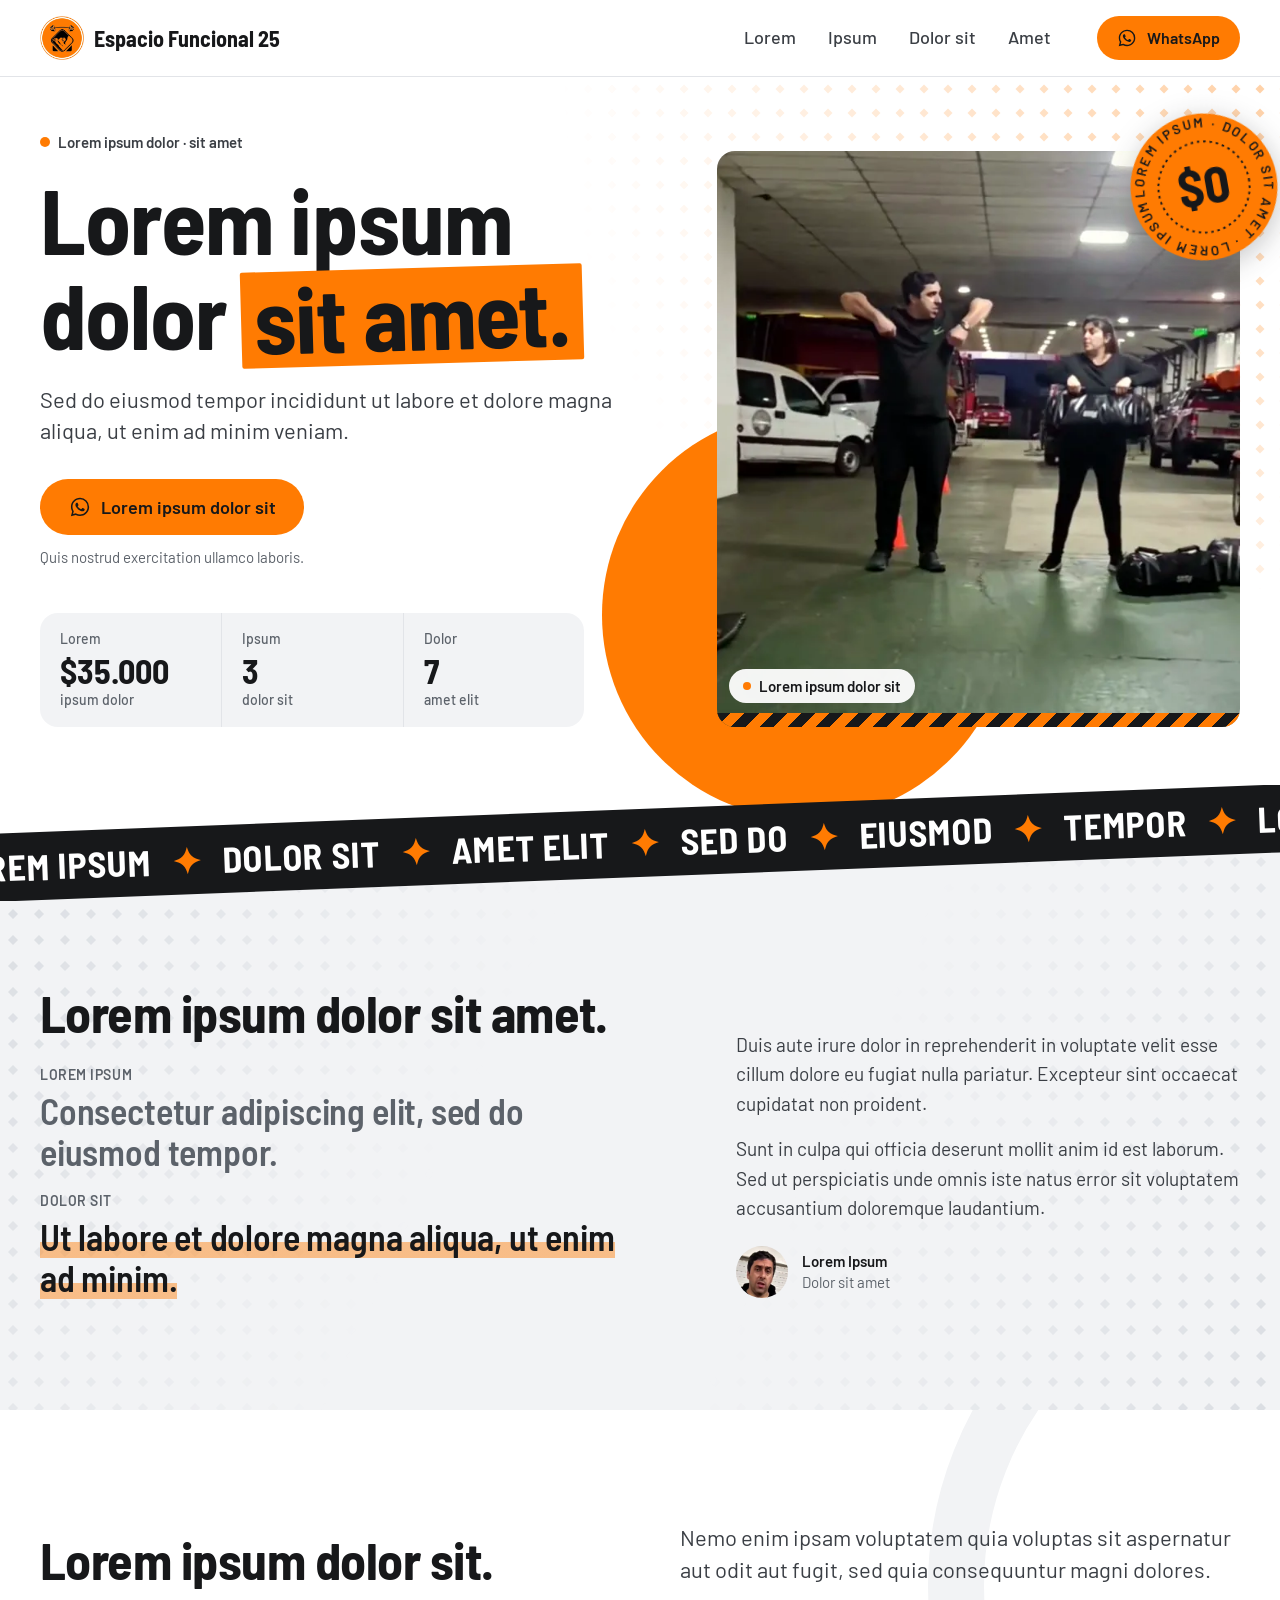
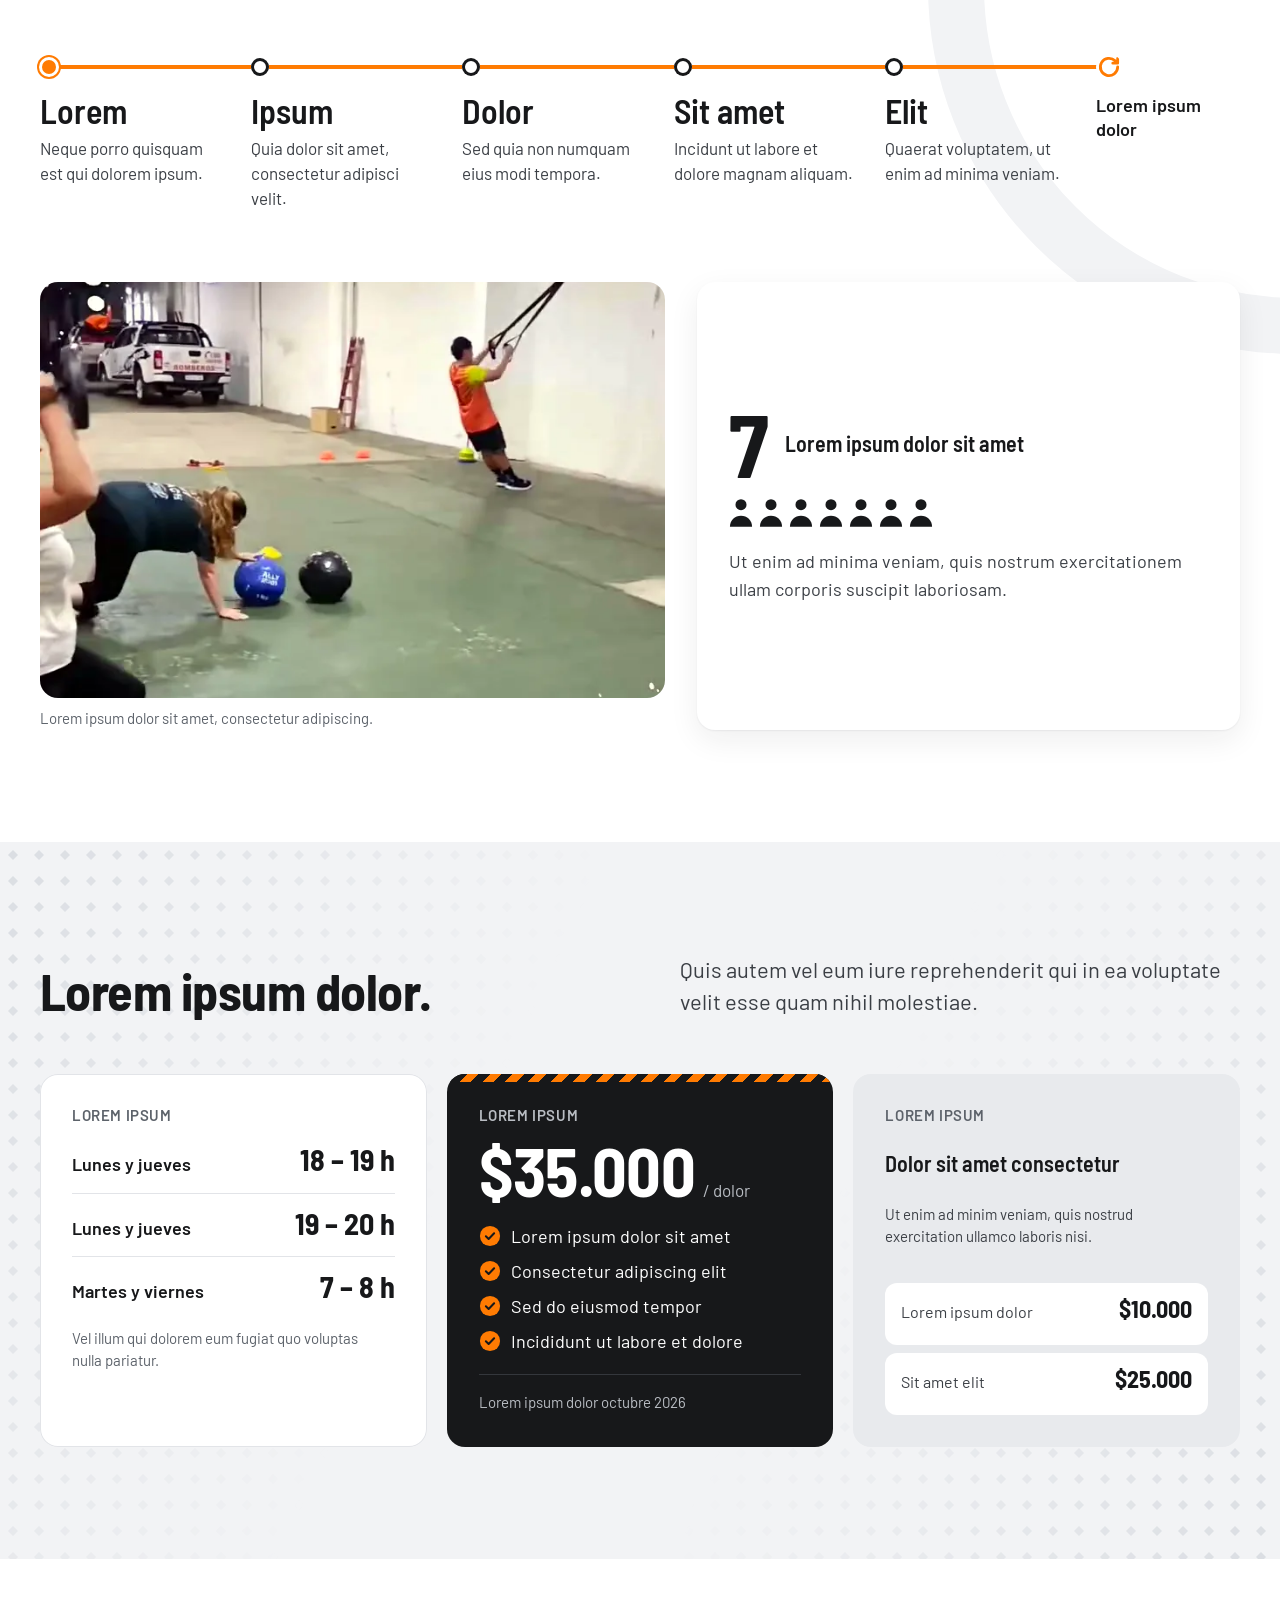
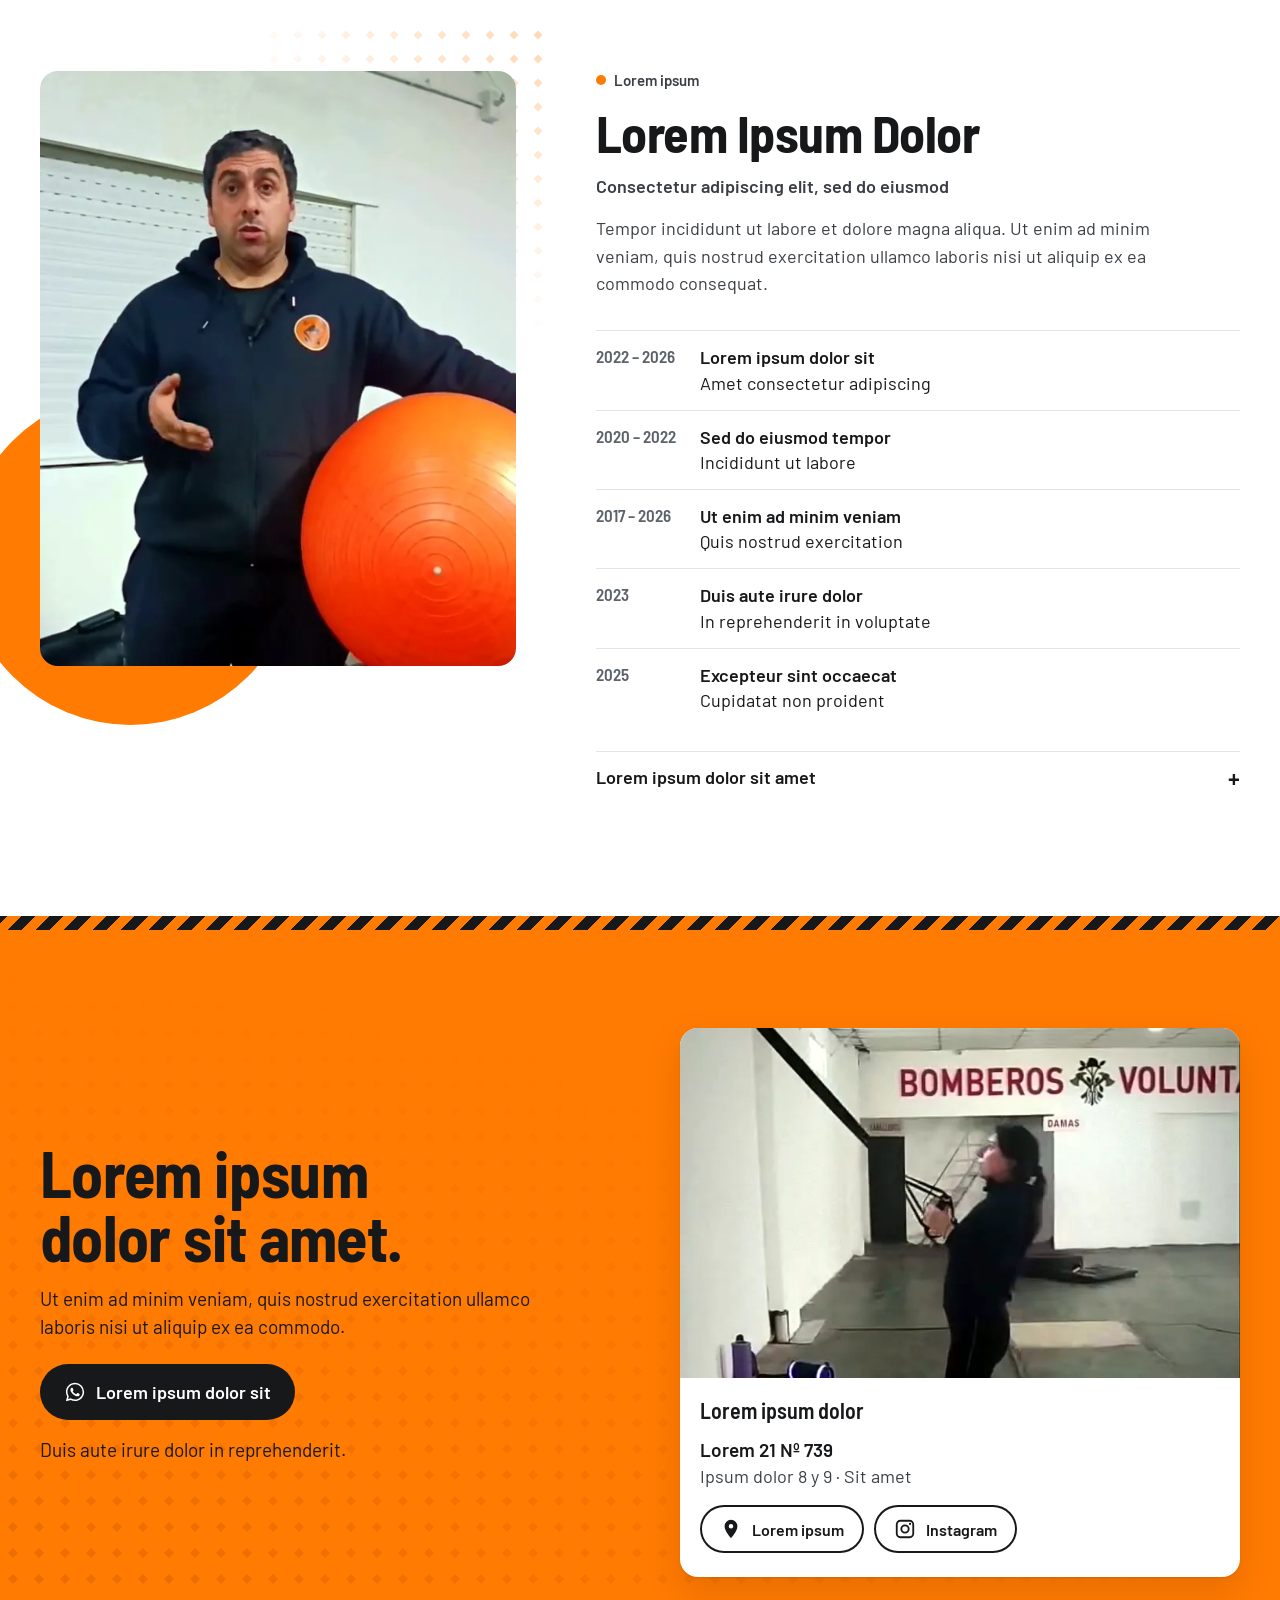
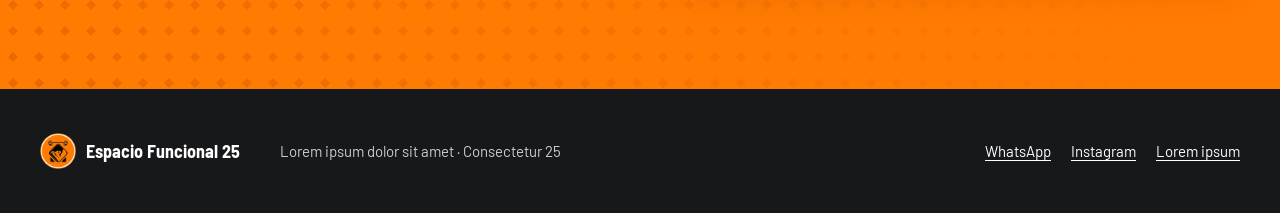
<file: docs/diseno/index.html>
<!doctype html>
<html lang="es-AR">
<head>
<meta charset="utf-8">
<meta name="viewport" content="width=device-width, initial-scale=1">
<title>Diseño · Espacio Funcional 25</title>
<link rel="preload" href="fonts/barlow-sc-700.woff2" as="font" type="font/woff2" crossorigin>
<style>
@font-face { font-family: "Barlow"; src: url(fonts/barlow-400.woff2) format("woff2"); font-weight: 400; font-display: swap; }
@font-face { font-family: "Barlow"; src: url(fonts/barlow-500.woff2) format("woff2"); font-weight: 500; font-display: swap; }
@font-face { font-family: "Barlow"; src: url(fonts/barlow-600.woff2) format("woff2"); font-weight: 600; font-display: swap; }
@font-face { font-family: "Barlow Semi Condensed"; src: url(fonts/barlow-sc-600.woff2) format("woff2"); font-weight: 600; font-display: swap; }
@font-face { font-family: "Barlow Semi Condensed"; src: url(fonts/barlow-sc-700.woff2) format("woff2"); font-weight: 700; font-display: swap; }

:root {
  --tinta: #17181A;
  --tinta-2: #3B3F45;
  --gris: #5C626A;
  --linea: #E2E4E8;
  --niebla: #F2F3F5;
  --blanco: #FFFFFF;
  --naranja: #FF7B02;
  --naranja-2: #F26F00;

  --titulo: "Barlow Semi Condensed", "Arial Narrow", Arial, sans-serif;
  --texto: "Barlow", Arial, sans-serif;

  --gutter: 1rem;
  --ancho: 75rem;
  --seccion: 4rem;
  --r: 1.125rem;
  --r-chico: .75rem;
  --sombra: 0 1px 2px rgb(23 24 26 / .06), 0 10px 30px rgb(23 24 26 / .07);
  --barra: 4.75rem;
}

*, *::before, *::after { box-sizing: border-box; }
html { -webkit-text-size-adjust: 100%; scroll-behavior: smooth; scroll-padding-top: 1rem; }
@media (prefers-reduced-motion: reduce) { html { scroll-behavior: auto; } }
body {
  margin: 0;
  font: 400 1.125rem/1.55 var(--texto);
  color: var(--tinta);
  background: var(--blanco);
}
img { display: block; max-width: 100%; height: auto; }
figure { margin: 0; }
.clase-lado { display: grid; gap: 1.5rem; align-content: start; }
a { color: inherit; }
h1, h2, h3 { font-family: var(--titulo); font-weight: 700; margin: 0; letter-spacing: -.01em; text-wrap: balance; }
p { margin: 0; text-wrap: pretty; }
:focus-visible { outline: 3px solid var(--tinta); outline-offset: 3px; border-radius: 4px; }

.contenedor { width: 100%; max-width: calc(var(--ancho) + 2 * var(--gutter)); margin-inline: auto; padding-inline: var(--gutter); }
.seccion { padding-block: var(--seccion); }
.seccion--niebla { background: var(--niebla); }
#enfoque { padding-top: calc(var(--seccion) + 1.5rem); }

/* tipografía */
.h1 { font-size: 2.75rem; line-height: 1; }
.h2 { font-size: 2.125rem; line-height: 1.05; }
.h3 { font-size: 1.375rem; line-height: 1.15; font-weight: 600; letter-spacing: 0; }
.bajada { font-size: 1.1875rem; line-height: 1.45; color: var(--tinta-2); max-width: 36rem; }
.chico { font-size: .9375rem; line-height: 1.45; color: var(--gris); }
.antetitulo { display: inline-flex; align-items: center; gap: .5rem; font: 600 .9375rem/1.2 var(--texto); color: var(--tinta-2); }
.antetitulo::before { content: ""; width: .625rem; height: .625rem; border-radius: 50%; background: var(--naranja); }

/* botones */
.boton {
  display: inline-flex; align-items: center; justify-content: center; gap: .625rem;
  min-height: 3.5rem; padding: .75rem 1.5rem; border-radius: 999px;
  font: 600 1.125rem/1.2 var(--texto); text-decoration: none; text-align: center;
  border: 0; cursor: pointer; transition: background-color .15s ease;
}
.boton svg { width: 1.375rem; height: 1.375rem; flex: none; }
.boton--naranja { background: var(--naranja); color: var(--tinta); }
.boton--naranja:hover { background: var(--naranja-2); }
.boton--tinta { background: var(--tinta); color: var(--blanco); }
.boton--tinta:hover { background: #2C2E32; }
.boton--borde { background: transparent; color: var(--tinta); box-shadow: inset 0 0 0 2px var(--tinta); min-height: 3rem; padding-inline: 1.25rem; font-size: 1rem; }
.boton--borde:hover { background: var(--niebla); }
.boton--ancho { width: 100%; }

/* encabezado */
.cabecera { border-bottom: 1px solid var(--linea); background: var(--blanco); }
.cabecera .contenedor { display: flex; align-items: center; gap: .75rem; min-height: 4rem; }
.marca { display: flex; align-items: center; gap: .625rem; margin-right: auto; text-decoration: none; min-height: 2.75rem; }
.marca img { width: 2.5rem; height: 2.5rem; }
.marca span { font: 700 1.1875rem/1 var(--titulo); letter-spacing: 0; white-space: nowrap; }
.nav { display: none; }
.icono-boton {
  display: inline-grid; place-items: center; width: 2.75rem; height: 2.75rem; border-radius: 50%;
  border: 0; background: var(--niebla); color: var(--tinta); cursor: pointer; text-decoration: none;
}
.icono-boton svg { width: 1.375rem; height: 1.375rem; }
.icono-boton--naranja { background: var(--naranja); }
.cabecera .boton--naranja { display: none; }

/* portada */
.portada { padding-top: 1.75rem; padding-bottom: 1.5rem; }
.portada-texto { display: grid; gap: 1rem; }
.portada .h1 { margin-top: .25rem; }
.portada-acciones { display: grid; gap: .75rem; margin-top: .75rem; }
.portada-foto { position: relative; margin-top: 2rem; }
.portada-foto img { width: 100%; aspect-ratio: 4 / 3; object-fit: cover; border-radius: var(--r); }
.portada-foto .foto-ancha { display: none; }
.etiqueta-foto {
  position: absolute; left: .75rem; bottom: .75rem; display: inline-flex; align-items: center; gap: .5rem;
  padding: .5rem .875rem; border-radius: 999px; background: rgb(255 255 255 / .94);
  font: 600 .9375rem/1.2 var(--texto);
}
.etiqueta-foto::before { content: ""; width: .5rem; height: .5rem; border-radius: 50%; background: var(--naranja); }
.datos { display: grid; grid-template-columns: repeat(3, 1fr); margin-top: 1.25rem; border-radius: var(--r); background: var(--niebla); }
.dato { padding: 1rem .875rem; }
.dato + .dato { border-left: 1px solid var(--linea); }
.dato dt { font: 500 .875rem/1.2 var(--texto); color: var(--gris); }
.dato dd { margin: .375rem 0 0; font: 700 1.75rem/1 var(--titulo); }
.dato dd small { display: block; margin-top: .25rem; font: 500 .875rem/1.2 var(--texto); color: var(--gris); }

/* enfoque */
.enfoque { display: grid; gap: 2rem; }
.contraste { display: grid; gap: 1.25rem; margin-top: 1.75rem; }
.contraste p { font: 600 1.625rem/1.15 var(--titulo); letter-spacing: -.005em; }
.contraste .facil { color: var(--gris); }
.contraste .dificil { color: var(--tinta); }
.contraste .dificil span { background: linear-gradient(transparent 62%, rgb(255 123 2 / .45) 62%); }
.contraste small { display: block; margin-bottom: .375rem; font: 600 .875rem/1.2 var(--texto); letter-spacing: .04em; text-transform: uppercase; color: var(--gris); }
.enfoque-texto { display: grid; gap: 1rem; color: var(--tinta-2); max-width: 38rem; }
.firma { display: flex; align-items: center; gap: .875rem; margin-top: .5rem; }
.firma img { width: 3.25rem; height: 3.25rem; border-radius: 50%; object-fit: cover; }
.firma b { display: block; font-weight: 600; color: var(--tinta); }

/* clase */
.clase-cabeza { display: grid; gap: 1rem; }
.clase-grilla { display: grid; gap: 2.5rem; margin-top: 2.5rem; }
.pista { --x: .5625rem; --punto: 1.125rem; position: relative; list-style: none; margin: 0; padding: 0 0 0 calc(var(--x) + 1.375rem); }
.pista::before { content: ""; position: absolute; left: calc(var(--x) - 2px); top: .75rem; bottom: .75rem; border-left: 4px solid var(--naranja); }
.pista li { position: relative; padding-bottom: 1.375rem; }
.pista li::before { content: ""; position: absolute; z-index: 1; left: calc(-1.375rem - var(--punto) / 2); top: calc(.75rem - var(--punto) / 2); width: var(--punto); height: var(--punto); border-radius: 50%; background: var(--blanco); box-shadow: inset 0 0 0 3px var(--tinta); }
.pista b { display: block; font: 600 1.25rem/1.5rem var(--titulo); }
.pista span { display: block; margin-top: .125rem; color: var(--tinta-2); font-size: 1.0625rem; line-height: 1.45; }
.pista li.vuelta { padding-bottom: 0; }
.pista li.vuelta::before { display: none; }
.pista li.vuelta svg { position: absolute; z-index: 1; left: calc(-1.375rem - .8125rem); top: -.0625rem; width: 1.625rem; height: 1.625rem; color: var(--naranja); background: var(--blanco); border-radius: 50%; }
.pista li.vuelta p { font: 600 1.0625rem/1.5rem var(--texto); color: var(--tinta); }
.pista-caja { position: relative; }
.cupo { display: grid; gap: 1.25rem; padding: 1.5rem; border-radius: var(--r); background: var(--blanco); box-shadow: var(--sombra); }
.cupo-num { display: flex; align-items: center; gap: 1rem; }
.cupo-num strong { font: 700 4.5rem/.8 var(--titulo); }
.cupo-num span { font: 600 1.375rem/1.1 var(--titulo); }
.personas { display: flex; gap: .375rem; color: var(--tinta); }
.personas svg { width: 1.5rem; height: 1.875rem; fill: currentColor; }
.cupo p { color: var(--tinta-2); }
.clase-foto img { width: 100%; aspect-ratio: 4 / 3; object-fit: cover; border-radius: var(--r); }
.clase-foto figcaption { margin-top: .625rem; }

/* turnos y cuota */
.turnos-cabeza { display: grid; gap: 1rem; }
.cuota-grilla { display: grid; gap: 1rem; margin-top: 2rem; }
.tarjeta { border-radius: var(--r); padding: 1.5rem; }
.tarjeta--linea { box-shadow: inset 0 0 0 1px var(--linea); }
.tarjeta--tinta { background: var(--tinta); color: var(--blanco); }
.tarjeta--niebla { background: var(--niebla); }
.tarjeta-titulo { font: 600 .9375rem/1.2 var(--texto); letter-spacing: .04em; text-transform: uppercase; color: var(--gris); }
.tarjeta--tinta .tarjeta-titulo { color: #B9BDC3; }
.horarios { list-style: none; margin: 1rem 0 0; padding: 0; }
.horarios li { display: flex; align-items: baseline; justify-content: space-between; gap: 1rem; padding-block: .875rem; border-top: 1px solid var(--linea); }
.horarios li:first-child { border-top: 0; padding-top: .25rem; }
.horarios .dias { font-weight: 600; }
.horarios .hora { font: 700 1.875rem/1 var(--titulo); white-space: nowrap; }
.horarios-nota { margin-top: .5rem; }
.precio { display: flex; align-items: baseline; gap: .5rem; margin-top: .75rem; }
.precio strong { font: 700 3.5rem/1 var(--titulo); letter-spacing: -.01em; }
.precio span { font-size: 1.0625rem; color: #B9BDC3; }
.incluye { list-style: none; margin: 1.25rem 0 0; padding: 0; display: grid; gap: .625rem; }
.incluye li { display: grid; grid-template-columns: 1.375rem 1fr; gap: .625rem; line-height: 1.4; }
.incluye svg { width: 1.375rem; height: 1.375rem; color: var(--naranja); margin-top: .0625rem; }
.vigencia { margin-top: 1.25rem; padding-top: 1rem; border-top: 1px solid #34373C; font-size: .9375rem; color: #B9BDC3; }
.complemento { display: grid; gap: .75rem; }
.complemento-precios { display: grid; gap: .5rem; margin-top: .5rem; }
.complemento-precios div { display: flex; justify-content: space-between; align-items: baseline; gap: 1rem; padding: .875rem 1rem; border-radius: var(--r-chico); background: var(--blanco); }
.complemento-precios b { font: 700 1.5rem/1 var(--titulo); white-space: nowrap; }
.complemento-precios span { color: var(--tinta-2); font-size: 1rem; line-height: 1.3; }

/* profe */
.profe { display: grid; gap: 2rem; }
.profe-foto img { width: 100%; aspect-ratio: 4 / 5; object-fit: cover; border-radius: var(--r); }
.profe-texto { display: grid; gap: 1rem; align-content: start; }
.profe-rol { font: 600 1.125rem/1.3 var(--texto); color: var(--tinta-2); }
.trayectoria { margin: 1rem 0 0; display: grid; }
.trayectoria div { display: grid; grid-template-columns: 5.5rem 1fr; gap: 1rem; padding-block: .875rem; border-top: 1px solid var(--linea); }
.trayectoria dt { font: 600 1.0625rem/1.4 var(--titulo); color: var(--gris); }
.trayectoria dd { margin: 0; line-height: 1.4; }
.trayectoria dd b { display: block; font-weight: 600; }
.cursos { margin-top: .5rem; border-top: 1px solid var(--linea); }
.cursos summary { display: flex; align-items: center; justify-content: space-between; min-height: 3.25rem; cursor: pointer; font-weight: 600; list-style: none; }
.cursos summary::-webkit-details-marker { display: none; }
.cursos summary::after { content: "+"; font: 600 1.5rem/1 var(--texto); }
.cursos[open] summary::after { content: "–"; }
.cursos ul { margin: 0 0 1rem; padding-left: 1.125rem; color: var(--tinta-2); display: grid; gap: .375rem; font-size: 1rem; }

/* clase de prueba y dónde */
.final { background: var(--naranja); }
.final-grilla { display: grid; gap: 2rem; }
.final-texto { display: grid; gap: 1rem; align-content: start; }
.final .h2 { font-size: 2.5rem; line-height: 1; }
.final-texto p { font-size: 1.1875rem; line-height: 1.45; max-width: 32rem; }
.final .boton--tinta { margin-top: .5rem; }
.final .chico { color: var(--tinta); }
.lugar { border-radius: var(--r); background: var(--blanco); overflow: hidden; box-shadow: 0 1px 2px rgb(23 24 26 / .1), 0 14px 34px rgb(120 50 0 / .18); }
.lugar img { width: 100%; aspect-ratio: 16 / 10; object-fit: cover; }
.lugar-texto { display: grid; gap: .75rem; padding: 1.25rem 1.25rem 1.5rem; }
.lugar address { font-style: normal; line-height: 1.45; color: var(--tinta-2); }
.lugar address b { display: block; color: var(--tinta); font-weight: 600; font-size: 1.1875rem; }
.lugar-acciones { display: flex; flex-wrap: wrap; gap: .625rem; margin-top: .25rem; }

/* pie */
.pie { background: var(--tinta); color: #C9CCD1; padding-block: 2.5rem calc(2.5rem + var(--barra)); font-size: .9375rem; }
.pie .contenedor { display: grid; gap: 1.25rem; }
.pie-marca { display: flex; align-items: center; gap: .625rem; color: var(--blanco); font: 700 1.125rem/1 var(--titulo); }
.pie-marca img { width: 2.25rem; height: 2.25rem; }
.pie nav { display: flex; flex-wrap: wrap; gap: .25rem 1.25rem; }
.pie a { display: inline-flex; align-items: center; min-height: 2.75rem; color: var(--blanco); text-underline-offset: .2em; }
.pie :focus-visible { outline-color: var(--blanco); }

/* barra fija del celular */
.barra {
  position: fixed; inset: auto 0 0 0; z-index: 20;
  padding: .625rem var(--gutter) calc(.625rem + env(safe-area-inset-bottom));
  background: rgb(255 255 255 / .96); border-top: 1px solid var(--linea);
  transform: translateY(110%); transition: transform .25s ease;
}
.barra.visible { transform: none; }
.barra .boton { min-height: 3.25rem; }
@media (prefers-reduced-motion: reduce) { .barra { transition: none; } }


/* ===== detalles con carácter ===== */
.foto-bn { }
.chevron { height: .875rem; background: repeating-linear-gradient(-45deg, var(--naranja) 0 .625rem, var(--tinta) .625rem 1.25rem); }
.h1 .cinta { display: inline-block; background: var(--naranja); padding: .04em .14em .08em; margin: .06em 0 0 -.04em; line-height: .92; transform: rotate(-1.6deg); border-radius: 2px; }
.portada .h1 { font-size: 3.5rem; line-height: .98; }
.portada-foto { isolation: isolate; }
.portada-foto .marco { position: relative; border-radius: var(--r); overflow: hidden; }
.portada-foto .marco img { border-radius: 0; }
.portada-foto .marco .chevron { position: absolute; inset: auto 0 0 0; }
.sello { position: absolute; z-index: 2; right: -.25rem; top: -2.25rem; width: 7.25rem; height: 7.25rem; transform: rotate(-10deg); filter: drop-shadow(0 6px 14px rgb(23 24 26 / .25)); }
.sello-disco { fill: var(--naranja); }
.sello-borde { fill: none; stroke: var(--tinta); stroke-width: 1.5; stroke-dasharray: 2 3; }
.sello-txt { font: 700 10.5px var(--texto); letter-spacing: .16em; fill: var(--tinta); }
.sello-num { font: 700 40px var(--titulo); fill: var(--tinta); }
.etiqueta-foto { bottom: 1.5rem; }
.cinta-banda { position: relative; z-index: 3; overflow: hidden; padding-block: 1.5rem; margin-bottom: -3.25rem; }
.cinta-banda .giro { width: 112%; margin-left: -6%; transform: rotate(-2.2deg); background: var(--tinta); overflow: hidden; }
.cinta-banda .tira { display: flex; gap: 1.25rem; width: max-content; padding: .75rem 1rem; color: var(--blanco); font: 700 1.625rem/1 var(--titulo); text-transform: uppercase; letter-spacing: .02em; white-space: nowrap; }
.cinta-banda b { color: var(--naranja); font-weight: 700; }

.final::before { content: ""; position: absolute; inset: 0 0 auto 0; height: .875rem; background: repeating-linear-gradient(-45deg, var(--naranja) 0 .625rem, var(--tinta) .625rem 1.25rem); }
.pista::before { background: none; }
.pista .corredor { position: absolute; z-index: 2; left: calc(-1.375rem - .4375rem); top: .3125rem; width: .875rem; height: .875rem; border-radius: 50%; background: var(--naranja); box-shadow: 0 0 0 3px var(--blanco), 0 0 0 5px var(--naranja); animation: correr 7s cubic-bezier(.6,0,.4,1) infinite; }
@keyframes correr { 0% { top: .3125rem; opacity: 0; } 3% { opacity: 1; } 96% { opacity: 1; } 18%, 20% { top: var(--p1); } 38%, 40% { top: var(--p2); } 58%, 60% { top: var(--p3); } 78%, 80% { top: var(--p4); } 98% { top: var(--p5); opacity: 1; } 100% { top: var(--p5); opacity: 0; } }
@keyframes correr-h { 0% { left: .125rem; opacity: 0; } 3% { opacity: 1; } 18%, 20% { left: var(--p1); } 38%, 40% { left: var(--p2); } 58%, 60% { left: var(--p3); } 78%, 80% { left: var(--p4); } 96% { opacity: 1; } 98% { left: var(--p5); opacity: 1; } 100% { left: var(--p5); opacity: 0; } }
@media (prefers-reduced-motion: reduce) { .pista .corredor { animation: none; } }
.cupo-num strong { font-size: 6.5rem; }
.tarjeta--tinta { position: relative; overflow: hidden; }
.tarjeta--tinta::after { content: ""; position: absolute; inset: 0 0 auto 0; height: .5rem; background: repeating-linear-gradient(-45deg, var(--naranja) 0 .5rem, var(--tinta) .5rem 1rem); }
.pie { position: relative; }


/* ===== fondos con textura: rombos y discos del logo ===== */
.portada, .seccion, .final { position: relative; isolation: isolate; overflow: hidden; }
.portada { overflow: clip visible; }
.portada .contenedor { position: relative; z-index: 1; }
.portada::before { content: ""; position: absolute; z-index: -2; inset: 0 0 auto auto; width: 70%; height: 32rem;
  background-image: url("data:image/svg+xml,%3Csvg xmlns='http://www.w3.org/2000/svg' width='24' height='24'%3E%3Cpath d='M12.0 7.5l4.5 4.5 -4.5 4.5 -4.5 -4.5z' fill='%23FF7B02'/%3E%3C/svg%3E"); opacity: .35;
  -webkit-mask-image: radial-gradient(circle at 100% 0, #000 0, transparent 70%); mask-image: radial-gradient(circle at 100% 0, #000 0, transparent 70%); }
.portada-foto::before { content: ""; position: absolute; z-index: -1; width: 78%; aspect-ratio: 1; border-radius: 50%; background: var(--naranja); left: -22%; bottom: -16%; }
.seccion--niebla::before { content: ""; position: absolute; z-index: -1; inset: 0;
  background-image: url("data:image/svg+xml,%3Csvg xmlns='http://www.w3.org/2000/svg' width='26' height='26'%3E%3Cpath d='M13.0 8.0l5 5 -5 5 -5 -5z' fill='%23DADDE2'/%3E%3C/svg%3E");
  -webkit-mask-image: linear-gradient(115deg, #000 0, transparent 38%, transparent 62%, #000 100%); mask-image: linear-gradient(115deg, #000 0, transparent 38%, transparent 62%, #000 100%); }
.final::after { content: ""; position: absolute; z-index: -1; inset: 0;
  background-image: url("data:image/svg+xml,%3Csvg xmlns='http://www.w3.org/2000/svg' width='26' height='26'%3E%3Cpath d='M13.0 8.0l5 5 -5 5 -5 -5z' fill='%23E86A00'/%3E%3C/svg%3E");
  -webkit-mask-image: radial-gradient(ellipse at 0 100%, #000 0, transparent 65%); mask-image: radial-gradient(ellipse at 0 100%, #000 0, transparent 65%); }
.profe-foto { position: relative; isolation: isolate; }
.profe-foto::before { content: ""; position: absolute; z-index: -1; width: 70%; aspect-ratio: 1; border-radius: 50%; background: var(--naranja); left: -16%; bottom: -10%; }
.profe-foto::after { content: ""; position: absolute; z-index: -2; inset: -3rem -2rem auto auto; width: 60%; height: 60%;
  background-image: url("data:image/svg+xml,%3Csvg xmlns='http://www.w3.org/2000/svg' width='24' height='24'%3E%3Cpath d='M12.0 7.5l4.5 4.5 -4.5 4.5 -4.5 -4.5z' fill='%23FF7B02'/%3E%3C/svg%3E"); opacity: .3;
  -webkit-mask-image: radial-gradient(circle at 100% 0, #000 0, transparent 70%); mask-image: radial-gradient(circle at 100% 0, #000 0, transparent 70%); }
#clase::before { content: ""; position: absolute; z-index: -1; width: 46rem; aspect-ratio: 1; border-radius: 50%; right: -24rem; top: -12rem;
  border: 3.5rem solid var(--niebla); }
.cinta-banda { overflow: hidden; }

/* ≥ 600 */
@media (min-width: 37.5em) {
  :root { --gutter: 1.5rem; --seccion: 5rem; }
  .h1 { font-size: 3.5rem; }
  .h2 { font-size: 2.75rem; }
  .portada-acciones { grid-template-columns: auto; justify-content: start; }
  .boton--ancho.portada-cta { width: auto; }
  .cuota-grilla { grid-template-columns: 1fr 1fr; }
  .complemento { grid-column: 1 / -1; }
  .complemento-precios { grid-template-columns: 1fr 1fr; }
}

/* ≥ 1024: compu */
@media (min-width: 64em) {
  :root { --gutter: 2.5rem; --seccion: 7rem; }
  .pie { padding-bottom: 2.5rem; }
  .barra { display: none; }
  .cabecera { position: sticky; top: 0; z-index: 10; background: rgb(255 255 255 / .96); }
  .cabecera .contenedor { min-height: 4.75rem; gap: 2rem; }
  .marca img { width: 2.75rem; height: 2.75rem; }
  .marca span { font-size: 1.375rem; }
  .nav { display: flex; gap: .25rem; }
  .nav a { display: inline-flex; align-items: center; min-height: 2.75rem; padding-inline: .875rem; border-radius: 999px; font-weight: 500; text-decoration: none; color: var(--tinta-2); }
  .nav a:hover { background: var(--niebla); color: var(--tinta); }
  .cabecera .icono-boton { display: none; }
  .cabecera .boton--naranja { display: inline-flex; min-height: 2.75rem; padding: .5rem 1.25rem; font-size: 1rem; }
  .cabecera .boton--naranja svg { width: 1.25rem; height: 1.25rem; }

  .h1 { font-size: 4.75rem; line-height: .98; }
  .h2 { font-size: 3.25rem; }
  .bajada { font-size: 1.375rem; }

  .portada { padding-top: 3.5rem; padding-bottom: 2.5rem; }
  .portada .contenedor { display: grid; grid-template-columns: 1.08fr .92fr; gap: 4rem; align-items: center; }
  .portada-texto { gap: 1.25rem; }
  .portada-foto { margin-top: 0; }
  .portada-foto .foto-chica { display: none; }
  .portada-foto .foto-ancha { display: block; aspect-ratio: 4 / 5; max-height: 36rem; width: 100%; }
  .datos { margin-top: 1.5rem; max-width: 34rem; }
  .dato { padding: 1.125rem 1.25rem; }
  .dato dd { font-size: 2.125rem; }

  .enfoque { grid-template-columns: 1.1fr .9fr; gap: 5rem; align-items: end; }
  .contraste p { font-size: 2.25rem; }
  .enfoque-texto { font-size: 1.1875rem; }

  .clase-cabeza { grid-template-columns: 1fr 1fr; gap: 5rem; align-items: end; }
  .clase-grilla { gap: 4.5rem; margin-top: 4.5rem; }
  .pista { display: grid; grid-template-columns: repeat(5, 1fr) 9rem; padding: 0; }
  .pista::before { left: .5625rem; right: 8.25rem; top: calc(.5625rem - 2px); bottom: auto; height: 0; border-left: 0; border-top: 4px solid var(--naranja); }
  .pista li { padding: 2.25rem 1.75rem 0 0; }
  .pista li::before { left: 0; top: 0; }
  .pista b { font-size: 2.125rem; line-height: 1; }
  .pista span { margin-top: .5rem; font-size: 1.0625rem; }
  .pista li.vuelta { padding: 2.25rem 0 0; }
  .pista li.vuelta svg { left: 0; top: -.25rem; }
  .pista li.vuelta p { font-size: 1.125rem; line-height: 1.3; }
  .pista .corredor { left: .125rem; top: .125rem; animation-name: correr-h; }
  .clase-lado { grid-template-columns: 1.15fr 1fr; gap: 2rem; align-items: stretch; }
  .clase-foto img { height: 100%; max-height: 26rem; }
  .cupo { padding: 2.5rem; align-content: center; }
  .cupo-num strong { font-size: 7rem; }
  .cupo { padding: 2rem; }
  .cupo-num strong { font-size: 5.5rem; }

  .turnos-cabeza { grid-template-columns: 1fr 1fr; gap: 5rem; align-items: end; }
  .cuota-grilla { grid-template-columns: 1fr 1fr 1fr; gap: 1.25rem; margin-top: 3.5rem; }
  .complemento { grid-column: auto; }
  .complemento-precios { grid-template-columns: 1fr; }
  .tarjeta { padding: 2rem; }
  .precio strong { font-size: 4.25rem; }

  .profe { grid-template-columns: .85fr 1.15fr; gap: 5rem; align-items: start; }

  .final-grilla { grid-template-columns: 1fr 1fr; gap: 5rem; align-items: center; }
  .final .h2 { font-size: 4rem; }


  .portada .h1 { font-size: 5.75rem; line-height: .95; }
  .sello { width: 9.5rem; height: 9.5rem; right: -2.5rem; top: -2.5rem; }
  .cinta-banda .tira { font-size: 2.25rem; padding: 1rem 1.5rem; }
  .pie .contenedor { grid-template-columns: auto 1fr auto; align-items: center; gap: 2.5rem; }
}
</style>
</head>
<body>

<svg width="0" height="0" style="position:absolute" aria-hidden="true">
  <symbol id="i-wa" viewBox="0 0 24 24"><path fill="currentColor" d="M12.04 2C6.58 2 2.13 6.45 2.13 11.91c0 1.75.46 3.45 1.32 4.95L2.05 22l5.25-1.38a9.9 9.9 0 0 0 4.74 1.21h.01c5.46 0 9.91-4.45 9.91-9.91A9.9 9.9 0 0 0 12.04 2Zm0 18.15h-.01a8.2 8.2 0 0 1-4.19-1.15l-.3-.18-3.12.82.83-3.04-.2-.31a8.2 8.2 0 0 1-1.26-4.38c0-4.54 3.7-8.23 8.25-8.23a8.23 8.23 0 0 1 8.23 8.24c0 4.54-3.7 8.23-8.23 8.23Zm4.52-6.16c-.25-.12-1.46-.72-1.69-.81-.23-.08-.39-.12-.56.13-.16.24-.64.8-.78.97-.14.16-.29.18-.54.06-.25-.12-1.05-.39-1.99-1.23-.74-.66-1.23-1.47-1.38-1.72-.14-.25-.02-.38.11-.5.11-.11.25-.29.37-.43.12-.15.16-.25.25-.41.08-.17.04-.31-.02-.43-.06-.13-.56-1.34-.76-1.84-.2-.48-.41-.42-.56-.42h-.48c-.17 0-.43.06-.66.31-.22.25-.86.85-.86 2.07 0 1.22.89 2.4 1.01 2.56.12.17 1.75 2.67 4.23 3.74.59.26 1.05.41 1.41.52.59.19 1.13.16 1.56.1.48-.07 1.46-.6 1.67-1.18.2-.58.2-1.07.14-1.18-.06-.1-.22-.16-.47-.28Z"/></symbol>
  <symbol id="i-menu" viewBox="0 0 24 24"><path fill="none" stroke="currentColor" stroke-width="2" stroke-linecap="round" d="M4 8h16M4 16h16"/></symbol>
  <symbol id="i-ok" viewBox="0 0 24 24"><circle cx="12" cy="12" r="11" fill="currentColor"/><path fill="none" stroke="#17181A" stroke-width="2.2" stroke-linecap="round" stroke-linejoin="round" d="m7.5 12.3 3 3 6-6.3"/></symbol>
  <symbol id="i-pin" viewBox="0 0 24 24"><path fill="currentColor" d="M12 2a7 7 0 0 0-7 7c0 5.25 7 13 7 13s7-7.75 7-13a7 7 0 0 0-7-7Zm0 9.5A2.5 2.5 0 1 1 12 6.5a2.5 2.5 0 0 1 0 5Z"/></symbol>
  <symbol id="i-ig" viewBox="0 0 24 24"><path fill="none" stroke="currentColor" stroke-width="2" d="M7 3h10a4 4 0 0 1 4 4v10a4 4 0 0 1-4 4H7a4 4 0 0 1-4-4V7a4 4 0 0 1 4-4Z"/><circle cx="12" cy="12" r="4" fill="none" stroke="currentColor" stroke-width="2"/><circle cx="17.5" cy="6.5" r="1.2" fill="currentColor"/></symbol>
  <symbol id="i-chev" viewBox="0 0 16 20"><path d="M0 0h9l7 10-7 10H0l7-10Z"/></symbol>
</svg>

<header class="cabecera">
  <div class="contenedor">
    <a class="marca" href="#inicio"><img src="img/logo-160.png" alt="" width="40" height="40"><span>Espacio Funcional 25</span></a>
    <nav class="nav" aria-label="Secciones">
      <a href="#enfoque">Lorem</a><a href="#clase">Ipsum</a><a href="#turnos">Dolor sit</a><a href="#profe">Amet</a>
    </nav>
    <a class="boton boton--naranja" href="#final"><svg aria-hidden="true"><use href="#i-wa"/></svg>WhatsApp</a>
    <a class="icono-boton icono-boton--naranja" href="#final" aria-label="WhatsApp"><svg aria-hidden="true"><use href="#i-wa"/></svg></a>
    <button class="icono-boton" type="button" aria-label="Menú"><svg aria-hidden="true"><use href="#i-menu"/></svg></button>
  </div>
</header>

<main id="inicio">
  <section class="portada">
    <div class="contenedor">
      <div class="portada-texto">
        <p class="antetitulo">Lorem ipsum dolor · sit amet</p>
        <h1 class="h1">Lorem ipsum dolor <span class="cinta">sit amet.</span></h1>
        <p class="bajada">Sed do eiusmod tempor incididunt ut labore et dolore magna aliqua, ut enim ad minim veniam.</p>
        <div class="portada-acciones">
          <a class="boton boton--naranja boton--ancho portada-cta" id="cta-portada" href="#final"><svg aria-hidden="true"><use href="#i-wa"/></svg>Lorem ipsum dolor sit</a>
          <p class="chico">Quis nostrud exercitation ullamco laboris.</p>
        </div>
        <dl class="datos">
          <div class="dato"><dt>Lorem</dt><dd>$35.000<small>ipsum dolor</small></dd></div>
          <div class="dato"><dt>Ipsum</dt><dd>3<small>dolor sit</small></dd></div>
          <div class="dato"><dt>Dolor</dt><dd>7<small>amet elit</small></dd></div>
        </dl>
      </div>
      <figure class="portada-foto">
        <svg class="sello" viewBox="0 0 120 120" aria-hidden="true"><defs><path id="sello-c" d="M60 60 m-47 0 a47 47 0 1 1 94 0 a47 47 0 1 1 -94 0"/></defs><circle class="sello-disco" cx="60" cy="60" r="58"/><circle class="sello-borde" cx="60" cy="60" r="36"/><text class="sello-txt"><textPath href="#sello-c">LOREM IPSUM · DOLOR SIT AMET · LOREM IPSUM ·</textPath></text><text class="sello-num" x="60" y="74" text-anchor="middle">$0</text></svg>
        <div class="marco">
          <img class="foto-chica foto-bn" src="img/portada-43.webp" alt="" width="716" height="537">
          <img class="foto-ancha foto-bn" src="img/portada-45.webp" alt="" width="640" height="800">
          <div class="chevron"></div>
        </div>
        <figcaption class="etiqueta-foto">Lorem ipsum dolor sit</figcaption>
      </figure>
    </div>
  </section>

  <div class="cinta-banda" aria-hidden="true"><div class="giro"><div class="tira"><span>Lorem ipsum</span><b>✦</b><span>Dolor sit</span><b>✦</b><span>Amet elit</span><b>✦</b><span>Sed do</span><b>✦</b><span>Eiusmod</span><b>✦</b><span>Tempor</span><b>✦</b><span>Lorem ipsum</span><b>✦</b><span>Dolor sit</span><b>✦</b><span>Amet elit</span><b>✦</b><span>Sed do</span><b>✦</b><span>Eiusmod</span><b>✦</b><span>Tempor</span><b>✦</b><span>Lorem ipsum</span><b>✦</b><span>Dolor sit</span><b>✦</b><span>Amet elit</span><b>✦</b><span>Sed do</span><b>✦</b><span>Eiusmod</span><b>✦</b><span>Tempor</span><b>✦</b></div></div></div>

  <section class="seccion seccion--niebla" id="enfoque">
    <div class="contenedor enfoque">
      <div>
        <h2 class="h2">Lorem ipsum dolor sit amet.</h2>
        <div class="contraste">
          <p class="facil"><small>Lorem ipsum</small>Consectetur adipiscing elit, sed do eiusmod tempor.</p>
          <p class="dificil"><small>Dolor sit</small><span>Ut labore et dolore magna aliqua, ut enim ad minim.</span></p>
        </div>
      </div>
      <div class="enfoque-texto">
        <p>Duis aute irure dolor in reprehenderit in voluptate velit esse cillum dolore eu fugiat nulla pariatur. Excepteur sint occaecat cupidatat non proident.</p>
        <p>Sunt in culpa qui officia deserunt mollit anim id est laborum. Sed ut perspiciatis unde omnis iste natus error sit voluptatem accusantium doloremque laudantium.</p>
        <div class="firma"><img class="foto-bn" src="img/avatar.webp" alt="" width="52" height="52"><p class="chico"><b>Lorem Ipsum</b>Dolor sit amet</p></div>
      </div>
    </div>
  </section>

  <section class="seccion" id="clase">
    <div class="contenedor">
      <div class="clase-cabeza">
        <h2 class="h2">Lorem ipsum dolor sit.</h2>
        <p class="bajada">Nemo enim ipsam voluptatem quia voluptas sit aspernatur aut odit aut fugit, sed quia consequuntur magni dolores.</p>
      </div>
      <div class="clase-grilla">
        <div class="pista-caja">
        <ol class="pista" role="list" aria-label="Lorem ipsum dolor">
          <li><i class="corredor" aria-hidden="true"></i><b>Lorem</b><span>Neque porro quisquam est qui dolorem ipsum.</span></li>
          <li><b>Ipsum</b><span>Quia dolor sit amet, consectetur adipisci velit.</span></li>
          <li><b>Dolor</b><span>Sed quia non numquam eius modi tempora.</span></li>
          <li><b>Sit amet</b><span>Incidunt ut labore et dolore magnam aliquam.</span></li>
          <li><b>Elit</b><span>Quaerat voluptatem, ut enim ad minima veniam.</span></li>
          <li class="vuelta"><svg viewBox="0 0 24 24" aria-hidden="true"><path fill="none" stroke="currentColor" stroke-width="2.6" stroke-linecap="round" stroke-linejoin="round" d="M20 12a8 8 0 1 1-2.34-5.66M20 4v4.5h-4.5"/></svg><p>Lorem ipsum dolor</p></li>
        </ol>
        </div>
        <div class="clase-lado">
          <figure class="clase-foto">
            <img class="foto-bn" src="img/clase-43.webp" alt="" width="716" height="537" loading="lazy">
            <figcaption class="chico">Lorem ipsum dolor sit amet, consectetur adipiscing.</figcaption>
          </figure>
          <div class="cupo">
            <div class="cupo-num"><strong>7</strong><span>Lorem ipsum dolor sit amet</span></div>
            <div class="personas" aria-hidden="true"><svg viewBox="0 0 26 32"><circle cx="13" cy="7" r="6"/><path d="M1 31c0-7.2 5.4-12 12-12s12 4.8 12 12Z"/></svg><svg viewBox="0 0 26 32"><circle cx="13" cy="7" r="6"/><path d="M1 31c0-7.2 5.4-12 12-12s12 4.8 12 12Z"/></svg><svg viewBox="0 0 26 32"><circle cx="13" cy="7" r="6"/><path d="M1 31c0-7.2 5.4-12 12-12s12 4.8 12 12Z"/></svg><svg viewBox="0 0 26 32"><circle cx="13" cy="7" r="6"/><path d="M1 31c0-7.2 5.4-12 12-12s12 4.8 12 12Z"/></svg><svg viewBox="0 0 26 32"><circle cx="13" cy="7" r="6"/><path d="M1 31c0-7.2 5.4-12 12-12s12 4.8 12 12Z"/></svg><svg viewBox="0 0 26 32"><circle cx="13" cy="7" r="6"/><path d="M1 31c0-7.2 5.4-12 12-12s12 4.8 12 12Z"/></svg><svg viewBox="0 0 26 32"><circle cx="13" cy="7" r="6"/><path d="M1 31c0-7.2 5.4-12 12-12s12 4.8 12 12Z"/></svg></div>
            <p>Ut enim ad minima veniam, quis nostrum exercitationem ullam corporis suscipit laboriosam.</p>
          </div>
        </div>
      </div>
    </div>
  </section>

  <section class="seccion seccion--niebla" id="turnos">
    <div class="contenedor">
      <div class="turnos-cabeza">
        <h2 class="h2">Lorem ipsum dolor.</h2>
        <p class="bajada">Quis autem vel eum iure reprehenderit qui in ea voluptate velit esse quam nihil molestiae.</p>
      </div>
      <div class="cuota-grilla">
        <div class="tarjeta tarjeta--linea" style="background:var(--blanco)">
          <p class="tarjeta-titulo">Lorem ipsum</p>
          <ul class="horarios">
            <li><span class="dias">Lunes y jueves</span><span class="hora">18 – 19 h</span></li>
            <li><span class="dias">Lunes y jueves</span><span class="hora">19 – 20 h</span></li>
            <li><span class="dias">Martes y viernes</span><span class="hora">7 – 8 h</span></li>
          </ul>
          <p class="chico horarios-nota">Vel illum qui dolorem eum fugiat quo voluptas nulla pariatur.</p>
        </div>
        <div class="tarjeta tarjeta--tinta">
          <p class="tarjeta-titulo">Lorem ipsum</p>
          <p class="precio"><strong>$35.000</strong><span>/ dolor</span></p>
          <ul class="incluye">
            <li><svg aria-hidden="true"><use href="#i-ok"/></svg>Lorem ipsum dolor sit amet</li>
            <li><svg aria-hidden="true"><use href="#i-ok"/></svg>Consectetur adipiscing elit</li>
            <li><svg aria-hidden="true"><use href="#i-ok"/></svg>Sed do eiusmod tempor</li>
            <li><svg aria-hidden="true"><use href="#i-ok"/></svg>Incididunt ut labore et dolore</li>
          </ul>
          <p class="vigencia">Lorem ipsum dolor octubre 2026</p>
        </div>
        <div class="tarjeta tarjeta--niebla complemento" style="background:#E8EAED">
          <p class="tarjeta-titulo">Lorem ipsum</p>
          <h3 class="h3">Dolor sit amet consectetur</h3>
          <p class="chico" style="color:var(--tinta-2)">Ut enim ad minim veniam, quis nostrud exercitation ullamco laboris nisi.</p>
          <div class="complemento-precios">
            <div><span>Lorem ipsum dolor</span><b>$10.000</b></div>
            <div><span>Sit amet elit</span><b>$25.000</b></div>
          </div>
        </div>
      </div>
    </div>
  </section>

  <section class="seccion" id="profe">
    <div class="contenedor profe">
      <figure class="profe-foto"><img class="foto-bn" src="img/profe2-45.webp" alt="" width="596" height="745" loading="lazy"></figure>
      <div class="profe-texto">
        <p class="antetitulo">Lorem ipsum</p>
        <h2 class="h2">Lorem Ipsum Dolor</h2>
        <p class="profe-rol">Consectetur adipiscing elit, sed do eiusmod</p>
        <p style="color:var(--tinta-2)">Tempor incididunt ut labore et dolore magna aliqua. Ut enim ad minim veniam, quis nostrud exercitation ullamco laboris nisi ut aliquip ex ea commodo consequat.</p>
        <dl class="trayectoria">
          <div><dt>2022 – 2026</dt><dd><b>Lorem ipsum dolor sit</b>Amet consectetur adipiscing</dd></div>
          <div><dt>2020 – 2022</dt><dd><b>Sed do eiusmod tempor</b>Incididunt ut labore</dd></div>
          <div><dt>2017 – 2026</dt><dd><b>Ut enim ad minim veniam</b>Quis nostrud exercitation</dd></div>
          <div><dt>2023</dt><dd><b>Duis aute irure dolor</b>In reprehenderit in voluptate</dd></div>
          <div><dt>2025</dt><dd><b>Excepteur sint occaecat</b>Cupidatat non proident</dd></div>
        </dl>
        <details class="cursos">
          <summary>Lorem ipsum dolor sit amet</summary>
          <ul><li>Lorem ipsum dolor sit amet (2024)</li><li>Consectetur adipiscing elit (2023)</li><li>Sed do eiusmod tempor (2022)</li></ul>
        </details>
      </div>
    </div>
  </section>

  <section class="seccion final" id="final">
    <div class="contenedor final-grilla">
      <div class="final-texto">
        <h2 class="h2">Lorem ipsum dolor sit amet.</h2>
        <p>Ut enim ad minim veniam, quis nostrud exercitation ullamco laboris nisi ut aliquip ex ea commodo.</p>
        <div><a class="boton boton--tinta" id="cta-final" href="#final"><svg aria-hidden="true"><use href="#i-wa"/></svg>Lorem ipsum dolor sit</a></div>
        <p class="chico">Duis aute irure dolor in reprehenderit.</p>
      </div>
      <div class="lugar">
        <img class="foto-bn" src="img/donde-43.webp" alt="" width="716" height="537" loading="lazy">
        <div class="lugar-texto">
          <h3 class="h3">Lorem ipsum dolor</h3>
          <address><b>Lorem 21 Nº 739</b>Ipsum dolor 8 y 9 · Sit amet</address>
          <div class="lugar-acciones">
            <a class="boton boton--borde" href="#final"><svg aria-hidden="true"><use href="#i-pin"/></svg>Lorem ipsum</a>
            <a class="boton boton--borde" href="#final"><svg aria-hidden="true"><use href="#i-ig"/></svg>Instagram</a>
          </div>
        </div>
      </div>
    </div>
  </section>
</main>

<footer class="pie">
  <div class="contenedor">
    <div class="pie-marca"><img src="img/logo-96.png" alt="" width="36" height="36">Espacio Funcional 25</div>
    <p>Lorem ipsum dolor sit amet · Consectetur 25</p>
    <nav aria-label="Contacto"><a href="#final">WhatsApp</a><a href="#final">Instagram</a><a href="#final">Lorem ipsum</a></nav>
  </div>
</footer>

<div class="barra" id="barra"><a class="boton boton--naranja boton--ancho" href="#final"><svg aria-hidden="true"><use href="#i-wa"/></svg>Lorem ipsum dolor sit</a></div>

<script>
(function () {
  var pista = document.querySelector('.pista');
  function medir() {
    var lis = pista.querySelectorAll(':scope > li');
    var y0 = lis[0].offsetTop;
    var horizontal = getComputedStyle(pista).display === 'grid';
    var x0 = lis[0].offsetLeft;
    for (var i = 1; i < lis.length; i++) pista.style.setProperty('--p' + i, horizontal
      ? 'calc(' + (lis[i].offsetLeft - x0) + 'px + .125rem)'
      : 'calc(' + (lis[i].offsetTop - y0) + 'px + .3125rem)');
  }
  medir(); window.addEventListener('resize', medir);
  var barra = document.getElementById('barra');
  if (!('IntersectionObserver' in window) || !barra) return;
  var visibles = new Set();
  var io = new IntersectionObserver(function (es) {
    es.forEach(function (e) { e.isIntersecting ? visibles.add(e.target) : visibles.delete(e.target); });
    var pasada = document.getElementById('cta-portada').getBoundingClientRect().bottom < 0;
    barra.classList.toggle('visible', pasada && visibles.size === 0);
  });
  io.observe(document.getElementById('cta-portada'));
  io.observe(document.getElementById('final'));
})();
</script>
</body>
</html>
</file>
<file: css/style.css>
/* Espacio Funcional 25 · estilos
   Escrito desde el celular (360–390 px) y ampliado con min-width: 37.5em (600 px) y 64em (1024 px). */

@font-face { font-family: "Barlow"; src: url("../assets/fonts/barlow-400.woff2") format("woff2"); font-weight: 400; font-style: normal; font-display: swap; }
@font-face { font-family: "Barlow"; src: url("../assets/fonts/barlow-500.woff2") format("woff2"); font-weight: 500; font-style: normal; font-display: swap; }
@font-face { font-family: "Barlow"; src: url("../assets/fonts/barlow-600.woff2") format("woff2"); font-weight: 600; font-style: normal; font-display: swap; }
@font-face { font-family: "Barlow Semi Condensed"; src: url("../assets/fonts/barlow-sc-600.woff2") format("woff2"); font-weight: 600; font-style: normal; font-display: swap; }
@font-face { font-family: "Barlow Semi Condensed"; src: url("../assets/fonts/barlow-sc-700.woff2") format("woff2"); font-weight: 700; font-style: normal; font-display: swap; }

:root {
  --tinta: #17181A;
  --tinta-2: #3B3F45;
  --gris: #5C626A;
  --gris-claro: #B9BDC3;
  --linea: #E2E4E8;
  --niebla: #F2F3F5;
  --niebla-2: #E8EAED;
  --blanco: #FFFFFF;
  --naranja: #FF7B02;
  --naranja-2: #E06500;

  --titulo: "Barlow Semi Condensed", "Arial Narrow", Arial, sans-serif;
  --texto: "Barlow", Arial, sans-serif;

  --gutter: 1rem;
  --ancho: 75rem;
  --seccion: 4rem;
  --r: 1.125rem;
  --r-chico: .75rem;
  --sombra: 0 1px 2px rgb(23 24 26 / .06), 0 10px 30px rgb(23 24 26 / .07);
  --barra: 4.75rem;

  /* motivos del logo y de las autobombas */
  --chevron: repeating-linear-gradient(-45deg, var(--naranja) 0 .625rem, var(--tinta) .625rem 1.25rem);
  --rombos-naranja: url("data:image/svg+xml,%3Csvg xmlns='http://www.w3.org/2000/svg' width='24' height='24'%3E%3Cpath d='M12 7.5l4.5 4.5-4.5 4.5-4.5-4.5z' fill='%23FF7B02'/%3E%3C/svg%3E");
  --rombos-gris: url("data:image/svg+xml,%3Csvg xmlns='http://www.w3.org/2000/svg' width='26' height='26'%3E%3Cpath d='M13 8l5 5-5 5-5-5z' fill='%23DADDE2'/%3E%3C/svg%3E");
  --rombos-final: url("data:image/svg+xml,%3Csvg xmlns='http://www.w3.org/2000/svg' width='26' height='26'%3E%3Cpath d='M13 8l5 5-5 5-5-5z' fill='%23E86A00'/%3E%3C/svg%3E");
}

/* ---------- base ---------- */
*, *::before, *::after { box-sizing: border-box; }
html { -webkit-text-size-adjust: 100%; scroll-behavior: smooth; scroll-padding-top: 1rem; scroll-padding-bottom: calc(var(--barra) + .5rem); overflow-x: clip; }
body { margin: 0; font: 400 1.125rem/1.55 var(--texto); color: var(--tinta); background: var(--blanco); overflow-x: clip; }
img, svg { display: block; max-width: 100%; }
img { height: auto; }
figure { margin: 0; }
a { color: inherit; }
h1, h2, h3 { margin: 0; font-family: var(--titulo); font-weight: 700; letter-spacing: -.01em; text-wrap: balance; }
p { margin: 0; text-wrap: pretty; }
li, dt, dd, address, figcaption { text-wrap: pretty; }
ul, ol { margin: 0; padding: 0; }
:focus-visible { outline: 3px solid var(--tinta); outline-offset: 3px; border-radius: 4px; }
.sr-only { position: absolute; width: 1px; height: 1px; margin: -1px; padding: 0; overflow: hidden; clip: rect(0 0 0 0); white-space: nowrap; border: 0; }
.saltar { position: absolute; left: .5rem; top: -4rem; z-index: 50; padding: .75rem 1rem; border-radius: var(--r-chico); background: var(--tinta); color: var(--blanco); font-weight: 600; }
.saltar:focus { top: .5rem; }
.nowrap { white-space: nowrap; }

.contenedor { width: 100%; max-width: calc(var(--ancho) + 2 * var(--gutter)); margin-inline: auto; padding-inline: var(--gutter); }
.seccion { position: relative; isolation: isolate; overflow: hidden; padding-block: var(--seccion); }
.seccion--niebla { background: var(--niebla); }

/* ---------- tipografía ---------- */
.h1 { font-size: 3.5rem; line-height: .98; }
.h2 { font-size: 2.125rem; line-height: 1.05; }
.h3 { font-size: 1.375rem; line-height: 1.15; font-weight: 600; letter-spacing: 0; }
.bajada { max-width: 36rem; font-size: 1.1875rem; line-height: 1.45; color: var(--tinta-2); }
.chico { font-size: .9375rem; line-height: 1.45; color: var(--gris); }
.antetitulo { display: flex; align-items: center; gap: .5rem; font: 600 .9375rem/1.2 var(--texto); letter-spacing: 0; color: var(--tinta-2); }
.antetitulo::before { content: ""; flex: none; width: .625rem; height: .625rem; border-radius: 50%; background: var(--naranja); }

/* ---------- botones ---------- */
.boton {
  display: inline-flex; align-items: center; justify-content: center; gap: .625rem;
  min-height: 3.5rem; padding: .75rem 1.5rem; border: 0; border-radius: 999px;
  font: 600 1.125rem/1.2 var(--texto); text-align: center; text-decoration: none; cursor: pointer; text-wrap: balance;
  transition: background-color .15s ease;
}
.boton svg { flex: none; width: 1.375rem; height: 1.375rem; }
.boton--naranja { background: var(--naranja); color: var(--tinta); }
.boton--naranja:hover { background: var(--naranja-2); }
.boton--tinta { background: var(--tinta); color: var(--blanco); }
.boton--tinta:hover { background: #2C2E32; }
.boton--borde { min-height: 3rem; padding-inline: 1.25rem; background: transparent; color: var(--tinta); box-shadow: inset 0 0 0 2px var(--tinta); font-size: 1rem; }
.boton--borde:hover { background: var(--niebla); }
.boton--ancho { width: 100%; }
/* hasta 383 px: un poco menos de relleno para que "Reservá tu clase de prueba gratis" entre en una línea a 360 */
@media (max-width: 23.99em) { .boton--naranja, .boton--tinta { padding-inline: 1rem; gap: .5rem; } }
.enlace { display: inline-flex; align-items: center; min-height: 2.75rem; font-weight: 600; text-underline-offset: .2em; }

/* ---------- encabezado y menú ---------- */
.cabecera { position: relative; z-index: 30; border-bottom: 1px solid var(--linea); background: var(--blanco); }
.cabecera .contenedor { display: flex; align-items: center; gap: .625rem; min-height: 4rem; }
.marca { display: flex; align-items: center; gap: .625rem; min-width: 0; min-height: 2.75rem; margin-right: auto; text-decoration: none; }
.marca img { width: 2.5rem; height: 2.5rem; }
.marca span { font: 700 1.1875rem/1 var(--titulo); text-wrap: balance; }
@media (max-width: 22em) { .cabecera .contenedor, .marca { gap: .5rem; } .marca span { font-size: 1rem; } }
.icono-boton {
  display: inline-grid; place-items: center; flex: none; width: 2.75rem; height: 2.75rem;
  border: 0; border-radius: 50%; background: var(--niebla); color: var(--tinta); cursor: pointer; text-decoration: none;
}
.icono-boton svg { width: 1.375rem; height: 1.375rem; }
.icono-boton--naranja { background: var(--naranja); }
.menu-boton .cerrar { display: none; }
.menu-abierto .menu-boton .abrir { display: none; }
.menu-abierto .menu-boton .cerrar { display: block; }
.cabecera-wa { display: none; }

.menu { display: none; position: absolute; inset: 100% 0 auto 0; padding: .25rem var(--gutter) 1.25rem; border-bottom: 1px solid var(--linea); background: var(--blanco); box-shadow: 0 18px 30px rgb(23 24 26 / .12); }
.menu-abierto .menu { display: block; }
.menu ul { list-style: none; }
.menu li + li { border-top: 1px solid var(--linea); }
.menu a { display: flex; align-items: center; min-height: 3.25rem; font: 600 1.25rem/1.2 var(--titulo); text-decoration: none; }
.menu .boton { margin-top: 1rem; }

/* ---------- portada ---------- */
.portada { position: relative; isolation: isolate; overflow: hidden; padding-block: 1.75rem 1.5rem; }
@supports (overflow: clip) { .portada { overflow: clip visible; } }
.portada::before {
  content: ""; position: absolute; z-index: -2; inset: 0 0 auto auto; width: 70%; height: 32rem;
  background-image: var(--rombos-naranja); opacity: .35;
  -webkit-mask-image: radial-gradient(circle at 100% 0, #000 0, transparent 70%); mask-image: radial-gradient(circle at 100% 0, #000 0, transparent 70%);
}
.portada .contenedor { position: relative; z-index: 1; }
.portada-texto { display: grid; gap: 1rem; }
.portada .h1 .antetitulo { margin-bottom: 1rem; }
.cinta { display: inline-block; margin: .06em 0 0 -.04em; padding: .04em .14em .08em; border-radius: 2px; background: var(--naranja); line-height: .92; transform: rotate(-1.6deg); }
.portada-acciones { display: grid; gap: .75rem; margin-top: .75rem; }
.datos { display: grid; grid-template-columns: repeat(3, 1fr); margin: 1.25rem 0 0; border-radius: var(--r); background: var(--niebla); }
.dato { min-width: 0; padding: 1rem .75rem; }
.dato + .dato { border-left: 1px solid var(--linea); }
.dato dt { font: 500 .875rem/1.2 var(--texto); color: var(--gris); }
.dato dd { margin: .375rem 0 0; font: 700 clamp(1.375rem, 6.4vw, 1.75rem)/1 var(--titulo); }
.dato:first-child { position: relative; }
.dato dd a { text-decoration: none; text-underline-offset: .12em; }
.dato dd a::after { content: ""; position: absolute; inset: 0; }
.dato dd a:hover { text-decoration: underline; }
.dato dd small { display: block; margin-top: .3125rem; font: 500 .875rem/1.2 var(--texto); color: var(--gris); white-space: normal; }

.portada-foto { position: relative; isolation: isolate; margin-top: 2.5rem; }
.portada-foto::before { content: ""; position: absolute; z-index: -1; left: -22%; bottom: -16%; width: 78%; aspect-ratio: 1; border-radius: 50%; background: var(--naranja); }
.marco { position: relative; overflow: hidden; border-radius: var(--r); }
.marco img { width: 100%; aspect-ratio: 4 / 3; object-fit: cover; }
.marco .chevron { position: absolute; inset: auto 0 0 0; height: .875rem; background: var(--chevron); }
.etiqueta-foto {
  position: absolute; left: .75rem; bottom: 1.5rem; display: inline-flex; align-items: center; gap: .5rem;
  padding: .5rem .875rem; border-radius: 999px; background: rgb(255 255 255 / .94); font: 600 .9375rem/1.2 var(--texto);
}
.etiqueta-foto::before { content: ""; width: .5rem; height: .5rem; border-radius: 50%; background: var(--naranja); }
.sello { position: absolute; z-index: 2; right: -.25rem; top: -2.25rem; width: 7.25rem; height: 7.25rem; transform: rotate(-10deg); filter: drop-shadow(0 6px 14px rgb(23 24 26 / .25)); }
.sello-disco { fill: var(--naranja); }
.sello-borde { fill: none; stroke: var(--tinta); stroke-width: 1.5; stroke-dasharray: 2 3; }
.sello-txt { font: 700 10px var(--texto); fill: var(--tinta); }
.sello-num { font: 700 40px var(--titulo); fill: var(--tinta); }

/* banda inclinada entre la portada y el enfoque */
.banda { position: relative; z-index: 3; overflow: hidden; margin-bottom: -3.25rem; padding-block: 1.5rem; }
@supports (overflow: clip) { .banda { overflow: clip visible; } }
.banda-giro { width: 112%; margin-left: -6%; overflow: hidden; background: var(--tinta); transform: rotate(-2.2deg); }
.banda-tira { display: flex; gap: 1.25rem; width: max-content; padding: .75rem 1rem; color: var(--blanco); font: 700 1.625rem/1 var(--titulo); letter-spacing: .02em; text-transform: uppercase; white-space: nowrap; }
.banda-tira b { color: var(--naranja); }

/* textura de las secciones grises */
.seccion--niebla::before {
  content: ""; position: absolute; z-index: -1; inset: 0; background-image: var(--rombos-gris);
  -webkit-mask-image: linear-gradient(115deg, #000 0, transparent 38%, transparent 62%, #000 100%); mask-image: linear-gradient(115deg, #000 0, transparent 38%, transparent 62%, #000 100%);
}

/* ---------- el enfoque ---------- */
#enfoque { padding-top: calc(var(--seccion) + 1.5rem); }
.enfoque { display: grid; gap: 2rem; }
.contraste { display: grid; gap: 1.25rem; margin-top: 1.75rem; }
.contraste p { font: 600 1.625rem/1.15 var(--titulo); letter-spacing: -.005em; }
.contraste small { display: block; margin-bottom: .375rem; font: 600 .875rem/1.2 var(--texto); letter-spacing: .04em; text-transform: uppercase; color: var(--gris); }
.contraste .facil { color: var(--gris); }
.contraste .importa mark { background: linear-gradient(transparent 62%, rgb(255 123 2 / .45) 62%); color: inherit; }
.enfoque-texto { display: grid; gap: 1rem; max-width: 38rem; color: var(--tinta-2); }
.enfoque-texto ul { display: grid; gap: .375rem; padding-left: 1.25rem; }
.enfoque-texto li::marker { color: var(--naranja); }
.enfoque-texto strong { color: var(--tinta); font-weight: 600; }
.promesas { display: grid; gap: 1.125rem; padding: 0 0 .25rem; list-style: none; }
.promesas li { display: grid; grid-template-columns: 1.5rem 1fr; gap: .75rem; }
.promesas svg { width: 1.5rem; height: 1.5rem; margin-top: .1875rem; color: var(--naranja); }
.promesas b { display: block; margin-bottom: .125rem; font: 600 1.375rem/1.2 var(--titulo); color: var(--tinta); }
.firma { display: flex; align-items: center; gap: .875rem; margin-top: .5rem; }
.firma img { width: 3.25rem; height: 3.25rem; border-radius: 50%; object-fit: cover; }
.firma b { display: block; font-weight: 600; color: var(--tinta); }

/* ---------- cómo es la clase ---------- */
#clase::before { content: ""; position: absolute; z-index: -1; right: -24rem; top: -12rem; width: 46rem; aspect-ratio: 1; border: 3.5rem solid var(--niebla); border-radius: 50%; }
.clase-cabeza { display: grid; gap: 1rem; }
.clase-grilla { display: grid; gap: 2.5rem; margin-top: 2.5rem; }
.pista-titulo { margin-bottom: 1.25rem; font: 600 .875rem/1.2 var(--texto); letter-spacing: .04em; text-transform: uppercase; color: var(--gris); }

/* el recorrido: una línea con una parada por estación */
.pista { --punto: 1.125rem; position: relative; padding-left: 1.9375rem; list-style: none; }
.pista::before { content: ""; position: absolute; left: .5625rem; top: .75rem; bottom: .75rem; margin-left: -2px; border-left: 4px solid var(--naranja); }
.pista li { position: relative; padding-bottom: 1.375rem; }
.pista li::before {
  content: ""; position: absolute; z-index: 1; left: calc(-1.375rem - var(--punto) / 2); top: calc(.75rem - var(--punto) / 2);
  width: var(--punto); height: var(--punto); border-radius: 50%; background: var(--blanco); box-shadow: inset 0 0 0 3px var(--tinta);
}
.pista b { display: block; font: 600 1.25rem/1.5rem var(--titulo); }
.pista span { display: block; margin-top: .125rem; font-size: 1.0625rem; line-height: 1.45; color: var(--tinta-2); }
.pista span strong { font-weight: 600; color: var(--tinta); }
.pista .vuelta { padding-bottom: 0; }
.pista .vuelta::before { display: none; }
.pista .vuelta svg { position: absolute; z-index: 1; left: calc(-1.375rem - .8125rem); top: -.0625rem; width: 1.625rem; height: 1.625rem; border-radius: 50%; background: var(--blanco); color: var(--naranja); }
.pista .vuelta p { font: 600 1.0625rem/1.5rem var(--texto); }
/* la bolita que recorre las estaciones: el único movimiento de la página */
.corredor {
  position: absolute; z-index: 2; left: calc(-1.375rem - .4375rem); top: .3125rem; width: .875rem; height: .875rem;
  border-radius: 50%; background: var(--naranja); box-shadow: 0 0 0 3px var(--blanco), 0 0 0 5px var(--naranja);
  opacity: 0;
}
/* --d1…--d5: distancia de la primera parada a cada una, la calcula main.js */
.pista.corriendo .corredor { animation: correr 5s cubic-bezier(.6, 0, .4, 1) 1 both; }
@keyframes correr {
  0% { transform: none; opacity: 0; } 3% { opacity: 1; }
  18%, 20% { transform: translateY(var(--d1)); } 38%, 40% { transform: translateY(var(--d2)); } 58%, 60% { transform: translateY(var(--d3)); } 78%, 80% { transform: translateY(var(--d4)); }
  96% { opacity: 1; } 98% { transform: translateY(var(--d5)); opacity: 1; } 100% { transform: translateY(var(--d5)); opacity: 0; }
}
@keyframes correr-h {
  0% { transform: none; opacity: 0; } 3% { opacity: 1; }
  18%, 20% { transform: translateX(var(--d1)); } 38%, 40% { transform: translateX(var(--d2)); } 58%, 60% { transform: translateX(var(--d3)); } 78%, 80% { transform: translateX(var(--d4)); }
  96% { opacity: 1; } 98% { transform: translateX(var(--d5)); opacity: 1; } 100% { transform: translateX(var(--d5)); opacity: 0; }
}
.por-que { max-width: 40rem; margin-top: 1.5rem; color: var(--tinta-2); }

.clase-lado { display: grid; gap: 1.5rem; align-content: start; }
.clase-foto img { width: 100%; aspect-ratio: 4 / 3; object-fit: cover; border-radius: var(--r); }
.clase-foto figcaption { margin-top: .625rem; }
.cupo { display: grid; gap: 1.25rem; padding: 1.5rem; border-radius: var(--r); background: var(--blanco); box-shadow: var(--sombra); }
.cupo-num { display: flex; align-items: center; gap: 1rem; }
.cupo-num strong { font: 700 6.5rem/.8 var(--titulo); }
.cupo-num span { font: 600 1.375rem/1.1 var(--titulo); text-wrap: balance; }
.personas { display: flex; gap: .375rem; color: var(--tinta); }
.personas svg { width: 1.5rem; height: 1.875rem; fill: currentColor; }
.cupo p { color: var(--tinta-2); }

/* ---------- turnos y cuota ---------- */
.turnos-cabeza { display: grid; gap: 1rem; }
.cuota-grilla { display: grid; gap: 1rem; margin-top: 2rem; }
.tarjeta { position: relative; overflow: hidden; padding: 1.5rem; border-radius: var(--r); }
.tarjeta--blanca { background: var(--blanco); box-shadow: inset 0 0 0 1px var(--linea); }
.tarjeta--tinta { background: var(--tinta); color: var(--blanco); }
.tarjeta--tinta::after { content: ""; position: absolute; inset: 0 0 auto 0; height: .5rem; background: repeating-linear-gradient(-45deg, var(--naranja) 0 .5rem, var(--tinta) .5rem 1rem); }
.tarjeta--gris { display: grid; gap: .75rem; background: var(--niebla-2); }
.tarjeta-titulo { font: 600 .9375rem/1.2 var(--texto); letter-spacing: .04em; text-transform: uppercase; color: var(--gris); }
.tarjeta--tinta .tarjeta-titulo { color: var(--gris-claro); }
.horarios { margin-top: 1rem; list-style: none; }
.horarios li { display: flex; align-items: baseline; justify-content: space-between; gap: 1rem; padding-block: .875rem; border-top: 1px solid var(--linea); }
.horarios li:first-child { padding-top: .25rem; border-top: 0; }
.horarios .dias { font-weight: 600; }
.horarios .hora { font: 700 1.875rem/1 var(--titulo); white-space: nowrap; }
.horarios-nota { margin-top: .5rem; }
.precio { display: flex; flex-wrap: wrap; align-items: baseline; gap: .25rem .5rem; margin-top: .75rem; }
.precio strong { font: 700 3.5rem/1 var(--titulo); letter-spacing: -.01em; }
.precio span { font-size: 1.0625rem; color: var(--gris-claro); }
.precio-nota { margin-top: .375rem; color: var(--gris-claro); }
.incluye { display: grid; gap: .625rem; margin-top: 1.25rem; list-style: none; }
.incluye li { display: grid; grid-template-columns: 1.375rem 1fr; gap: .625rem; line-height: 1.4; }
.incluye svg { width: 1.375rem; height: 1.375rem; margin-top: .0625rem; color: var(--naranja); }
.vigencia { margin-top: 1.25rem; padding-top: 1rem; border-top: 1px solid #34373C; font-size: .9375rem; color: var(--gris-claro); }
.vigencia strong { display: block; margin-bottom: .25rem; color: var(--blanco); font-weight: 600; }
.complemento-texto { color: var(--tinta-2); font-size: 1rem; }
.complemento-precios { display: grid; gap: .5rem; margin: .25rem 0 0; }
.complemento-precios div { display: flex; align-items: center; justify-content: space-between; gap: 1rem; padding: .875rem 1rem; border-radius: var(--r-chico); background: var(--blanco); }
.complemento-precios dt { font-size: 1rem; line-height: 1.3; color: var(--tinta-2); }
.complemento-precios dd { margin: 0; text-align: right; font: 700 1.5rem/1 var(--titulo); white-space: nowrap; }
.complemento-precios dd small { display: block; margin-top: .25rem; font: 500 .8125rem/1.2 var(--texto); color: var(--gris); }
.tarjeta--gris .boton { justify-self: start; margin-top: .25rem; }

/* ---------- el profe ---------- */
.profe { display: grid; gap: 2rem; }
.profe-foto { position: relative; isolation: isolate; margin-bottom: 12.5%; }
.profe-foto::before { content: ""; position: absolute; z-index: -1; left: -16%; bottom: -10%; width: 70%; aspect-ratio: 1; border-radius: 50%; background: var(--naranja); }
.profe-foto::after {
  content: ""; position: absolute; z-index: -2; top: -3rem; right: -2rem; width: 60%; height: 60%;
  background-image: var(--rombos-naranja); opacity: .3;
  -webkit-mask-image: radial-gradient(circle at 100% 0, #000 0, transparent 70%); mask-image: radial-gradient(circle at 100% 0, #000 0, transparent 70%);
}
.profe-foto img { width: 100%; aspect-ratio: 4 / 5; object-fit: cover; border-radius: var(--r); }
.profe-texto { display: grid; gap: 1rem; align-content: start; }
.profe-rol { font: 600 1.125rem/1.35 var(--texto); color: var(--tinta-2); }
.profe-bio { color: var(--tinta-2); }
.trayectoria-titulo { margin-top: 1rem; }
.trayectoria { display: grid; margin: 0; }
.trayectoria div { display: grid; grid-template-columns: 5.75rem 1fr; gap: 1rem; padding-block: .875rem; border-top: 1px solid var(--linea); }
.trayectoria dt { font: 600 1.0625rem/1.4 var(--titulo); color: var(--gris); }
.trayectoria dd { margin: 0; line-height: 1.4; color: var(--tinta-2); }
.trayectoria dd b { display: block; font-weight: 600; color: var(--tinta); }
.trayectoria dd, .complemento-precios dt, .incluye li { text-wrap: balance; }
.cursos { border-top: 1px solid var(--linea); border-bottom: 1px solid var(--linea); }
.cursos summary { display: flex; align-items: center; justify-content: space-between; gap: 1rem; min-height: 3.25rem; font-weight: 600; cursor: pointer; list-style: none; }
.cursos summary::-webkit-details-marker { display: none; }
.cursos summary:hover { text-decoration: underline; text-underline-offset: .2em; }
.cursos .signo::after { content: "+"; font: 600 1.5rem/1 var(--texto); }
.cursos[open] .signo::after { content: "–"; }
.cursos ul { display: grid; gap: .5rem; margin: 0 0 1.25rem; padding-left: 1.125rem; font-size: 1rem; line-height: 1.4; color: var(--tinta-2); }
.cursos li::marker { color: var(--naranja); }

/* ---------- clase de prueba y dónde estamos ---------- */
.final { background: var(--naranja); }
.final::before { content: ""; position: absolute; inset: 0 0 auto 0; height: .875rem; background: var(--chevron); }
.final::after {
  content: ""; position: absolute; z-index: -1; inset: 0; background-image: var(--rombos-final);
  -webkit-mask-image: radial-gradient(ellipse at 0 100%, #000 0, transparent 65%); mask-image: radial-gradient(ellipse at 0 100%, #000 0, transparent 65%);
}
.final-grilla { display: grid; gap: 2.5rem; }
.final-texto { display: grid; gap: 1rem; align-content: start; }
.final .h2 { font-size: 2.5rem; line-height: 1; }
.final-texto p { max-width: 32rem; font-size: 1.1875rem; line-height: 1.45; }
.final-texto .boton { margin-top: .5rem; }
.final .chico { color: var(--tinta); }
.final .enlace { font-size: 1.0625rem; }
.lugar { overflow: hidden; border-radius: var(--r); background: var(--blanco); box-shadow: 0 1px 2px rgb(23 24 26 / .1), 0 14px 34px rgb(120 50 0 / .18); }
.lugar img { width: 100%; aspect-ratio: 16 / 10; object-fit: cover; }
.lugar-texto { display: grid; gap: .75rem; padding: 1.25rem 1.25rem 1.5rem; }
.lugar address { font-style: normal; line-height: 1.45; color: var(--tinta-2); }
.lugar address b { display: block; font-size: 1.1875rem; font-weight: 600; color: var(--tinta); }
.lugar-acciones { display: flex; flex-wrap: wrap; gap: .625rem; margin-top: .25rem; }

/* ---------- pie ---------- */
.pie { padding-block: 2.5rem calc(2.5rem + var(--barra)); background: var(--tinta); color: #C9CCD1; font-size: .9375rem; }
.pie .contenedor { display: grid; gap: 1rem; }
.pie-marca { display: flex; align-items: center; gap: .625rem; color: var(--blanco); font: 700 1.125rem/1 var(--titulo); }
.pie-marca img { width: 2.25rem; height: 2.25rem; }
.pie nav { display: flex; flex-wrap: wrap; gap: 0 1.25rem; }
.pie a { display: inline-flex; align-items: center; min-height: 2.75rem; color: var(--blanco); text-underline-offset: .2em; }
.pie :focus-visible { outline-color: var(--blanco); }

/* ---------- botón fijo del celular ---------- */
.barra {
  position: fixed; inset: auto 0 0 0; z-index: 20;
  padding: .625rem var(--gutter) calc(.625rem + env(safe-area-inset-bottom));
  border-top: 1px solid var(--linea); background: rgb(255 255 255 / .96);
  visibility: hidden; transform: translateY(110%); transition: transform .25s ease, visibility 0s linear .25s;
}
.barra.visible { visibility: visible; transform: none; transition: transform .25s ease; }
.barra .boton { min-height: 3.25rem; }

@media (prefers-reduced-motion: reduce) {
  html { scroll-behavior: auto; }
  .corredor { animation: none; }
  .barra, .barra.visible { transition: none; }
}

/* ---------- ≥ 600 px ---------- */
@media (min-width: 37.5em) {
  :root { --gutter: 1.5rem; --seccion: 5rem; }
  .h1 { font-size: 4.5rem; }
  .h2 { font-size: 2.75rem; }
  .portada-acciones { justify-content: start; }
  .portada-acciones .boton { width: auto; }
  .datos { max-width: 34rem; }
  .cuota-grilla { grid-template-columns: 1fr 1fr; }
  .tarjeta--gris { grid-column: 1 / -1; }
  .complemento-precios { grid-template-columns: 1fr 1fr; }
  /* la tarjeta de turnos es tan alta como la de la cuota: los tres turnos se reparten el alto y la nota queda abajo */
  .tarjeta--blanca { display: flex; flex-direction: column; }
  .horarios { flex: 1; display: grid; grid-auto-rows: 1fr; }
  .horarios li { display: grid; grid-template-columns: 1fr auto; align-items: baseline; align-content: center; }
  .horarios li:first-child { padding-top: .875rem; }
}

/* ---------- ≥ 1024 px: compu ---------- */
@media (min-width: 64em) {
  :root { --gutter: 2.5rem; --seccion: 7rem; }
  .barra { display: none; }
  .pie { padding-bottom: 2.5rem; }
  html { scroll-padding-bottom: 0; }

  .cabecera { position: sticky; top: 0; }
  .cabecera .contenedor { gap: 2rem; min-height: 4.75rem; }
  .marca img { width: 2.75rem; height: 2.75rem; }
  .marca span { font-size: 1.375rem; }
  .menu-boton, .cabecera .icono-boton--naranja { display: none; }
  .menu { display: block; position: static; padding: 0; border: 0; background: none; box-shadow: none; }
  .menu ul { display: flex; gap: .25rem; }
  .menu li + li { border: 0; }
  .menu a { min-height: 2.75rem; padding-inline: .875rem; border-radius: 999px; font: 500 1.0625rem/1 var(--texto); color: var(--tinta-2); white-space: nowrap; }
  .menu a:hover { background: var(--niebla); color: var(--tinta); }
  .menu .boton { display: none; }
  .cabecera-wa { display: inline-flex; min-height: 2.75rem; padding: .5rem 1.25rem; font-size: 1rem; }
  .cabecera-wa svg { width: 1.25rem; height: 1.25rem; }
  html { scroll-padding-top: 6rem; }

  .h1 { font-size: 5.75rem; line-height: .95; }
  .h2 { font-size: 3.25rem; }
  .bajada { font-size: 1.375rem; }

  .portada { padding-block: 3.5rem 2.5rem; }
  .portada .contenedor { display: grid; grid-template-columns: 1.08fr .92fr; gap: 4rem; align-items: center; }
  .portada-texto { gap: 1.25rem; }
  .portada-foto { margin-top: 0; }
  .marco img { aspect-ratio: 4 / 5; max-height: 36rem; }
  .sello { right: -2.5rem; top: -2.5rem; width: 9.5rem; height: 9.5rem; }
  .datos { margin-top: 1.5rem; }
  .dato { padding: 1.125rem 1.25rem; }
  .dato dd { font-size: 2.125rem; }
  .banda-tira { padding: 1rem 1.5rem; font-size: 2.25rem; }

  .enfoque { grid-template-columns: 1.1fr .9fr; gap: 5rem; align-items: start; }
  .contraste p { font-size: 2.25rem; }
  .enfoque-texto { font-size: 1.1875rem; }

  .clase-cabeza { grid-template-columns: 1fr 1fr; gap: 5rem; align-items: end; }
  .clase-grilla { gap: 4.5rem; margin-top: 4.5rem; }
  .pista { display: grid; grid-template-columns: repeat(5, minmax(0, 1fr)) 9rem; padding: 0; }
  .pista::before { left: .5625rem; right: 8.25rem; top: .5625rem; bottom: auto; height: 0; margin: -2px 0 0; border-left: 0; border-top: 4px solid var(--naranja); }
  .pista li { padding: 2.25rem 1.75rem 0 0; }
  .pista li::before { left: 0; top: 0; }
  .pista b { font-size: clamp(1.75rem, 2.9vw, 2.125rem); line-height: 1; }
  .pista span { margin-top: .5rem; }
  .pista .vuelta { padding: 2.25rem 0 0; }
  .pista .vuelta svg { left: -.25rem; top: -.25rem; }
  .pista .vuelta p { font-size: 1.125rem; line-height: 1.3; }
  .corredor { left: .125rem; top: .125rem; }
  .pista.corriendo .corredor { animation-name: correr-h; }
  .por-que { margin-top: 2.25rem; font-size: 1.1875rem; }
  .clase-lado { grid-template-columns: 1.15fr 1fr; gap: 2rem; align-items: stretch; padding-bottom: 2rem; }
  .clase-foto { position: relative; }
  .clase-foto figcaption { position: absolute; top: 100%; left: 0; right: 0; }
  .clase-foto img { height: 100%; max-height: 26rem; }
  .cupo { align-content: center; padding: 2.5rem; }
  .cupo-num strong { font-size: 7rem; }

  .turnos-cabeza { grid-template-columns: 1fr 1fr; gap: 5rem; align-items: end; }
  .cuota-grilla { grid-template-columns: repeat(3, 1fr); gap: 1.25rem; margin-top: 3.5rem; }
  .tarjeta { padding: 2rem; }
  .tarjeta--gris { grid-column: auto; align-content: start; }
  .complemento-precios { grid-template-columns: 1fr; }
  .precio strong { font-size: 4.25rem; }

  .profe { grid-template-columns: .85fr 1.15fr; gap: 5rem; align-items: start; }
  #profe { overflow: clip; }
  .profe-foto { position: sticky; top: 6.5rem; margin-bottom: 0; }

  .final-grilla { grid-template-columns: 1fr 1fr; gap: 5rem; align-items: center; }
  .final .h2 { font-size: 4rem; }

  .pie .contenedor { grid-template-columns: auto 1fr auto; align-items: center; gap: 1rem 2.5rem; }
  .pie .pie-copia { grid-column: 1 / -1; }
}

/* 1024 a 1360 px: el margen lateral es justo lo que sobresalía el sello; se acerca para que no toque el borde */
@media (min-width: 64em) and (max-width: 85em) {
  .sello { right: -1rem; }
}

/* 1024 a 1152 px: con la barra de scroll de Windows, el menú en línea entra en un renglón */
@media (min-width: 64em) and (max-width: 72em) {
  .cabecera .contenedor { gap: 1.25rem; }
}

/* compu con ventana baja (1366×768 con barras: unos 630 px): la cuota y los turnos entran en el primer pantallazo */
@media (min-width: 64em) and (max-height: 47.5em) {
  .portada { padding-block: 1.25rem 1.5rem; }
  .portada .h1 { font-size: 5.25rem; }
  .portada .h1 .antetitulo { margin-bottom: .75rem; }
  .portada-texto { gap: .75rem; }
  .portada-acciones { margin-top: 0; }
  .datos { margin-top: .5rem; }
  .dato { padding-block: .875rem; }
  .marco img { max-height: 30rem; }
  .sello { top: -1.75rem; }
}
</file>
